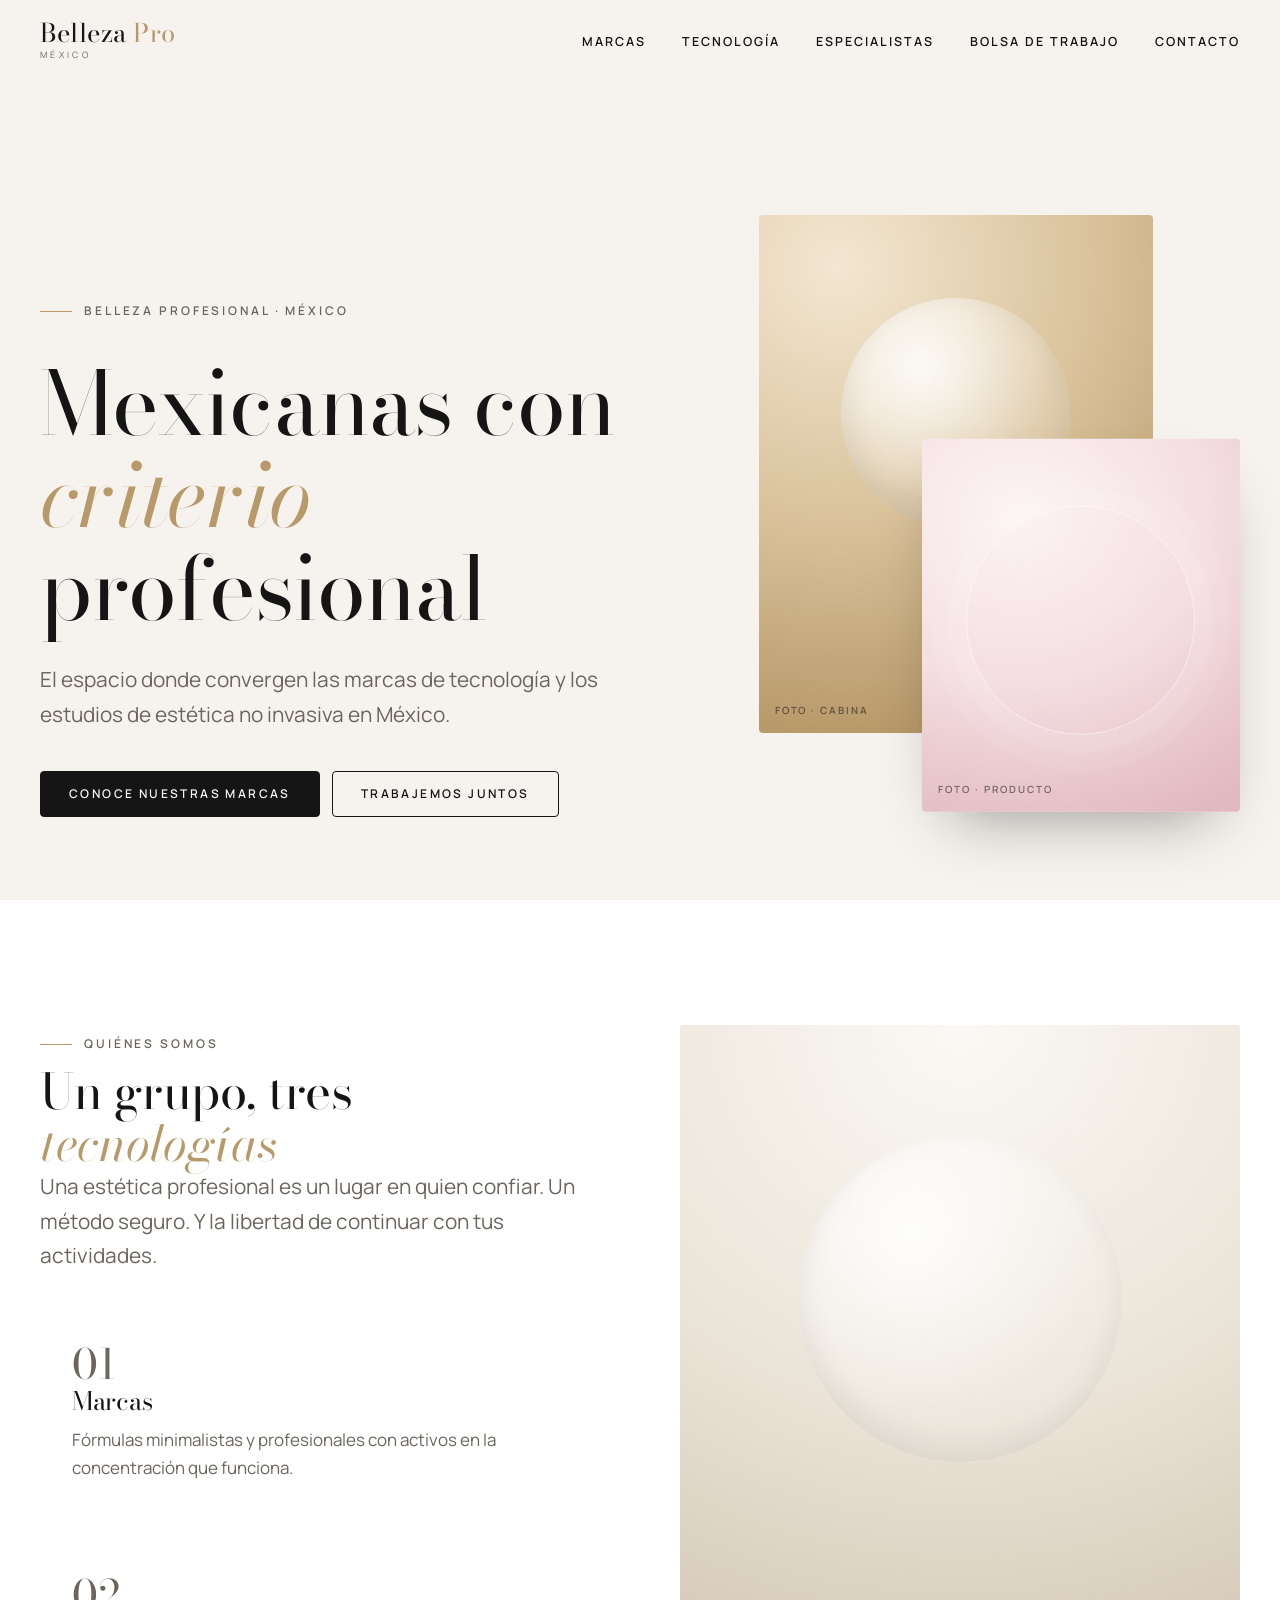
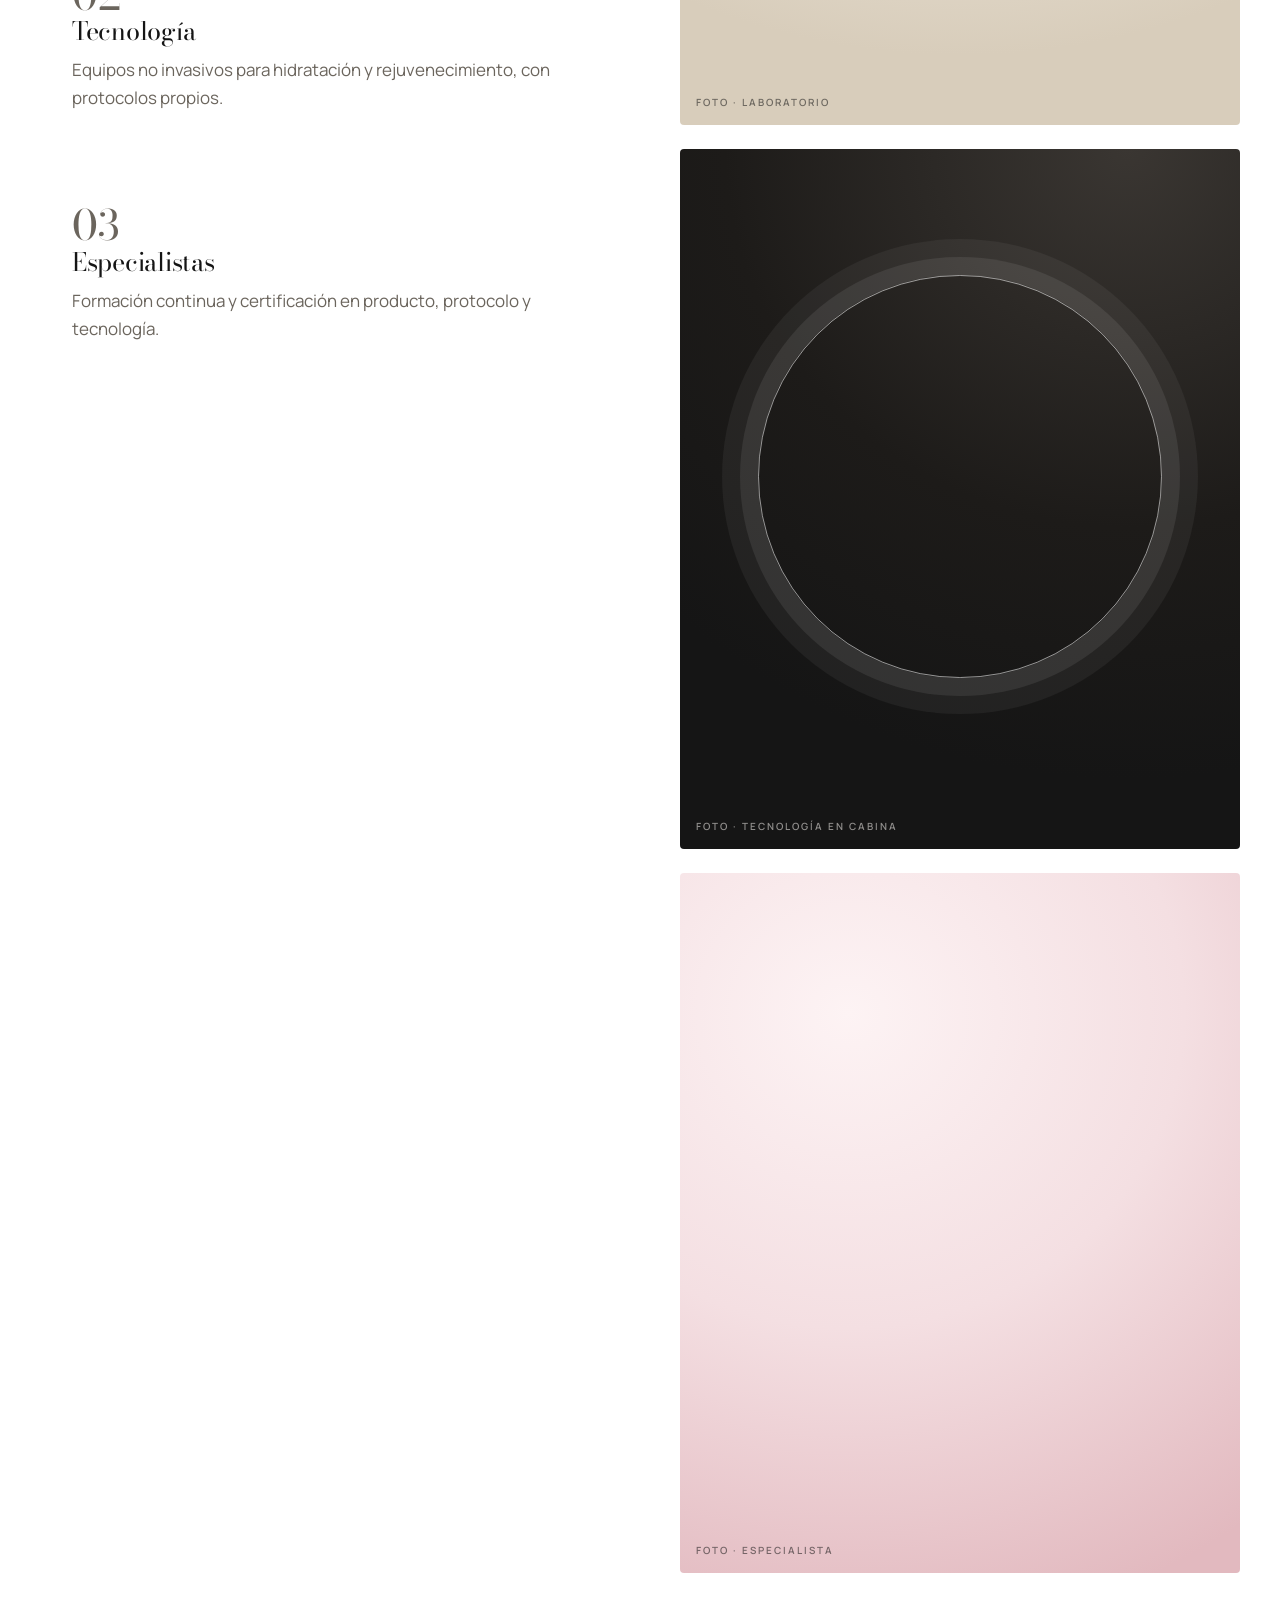
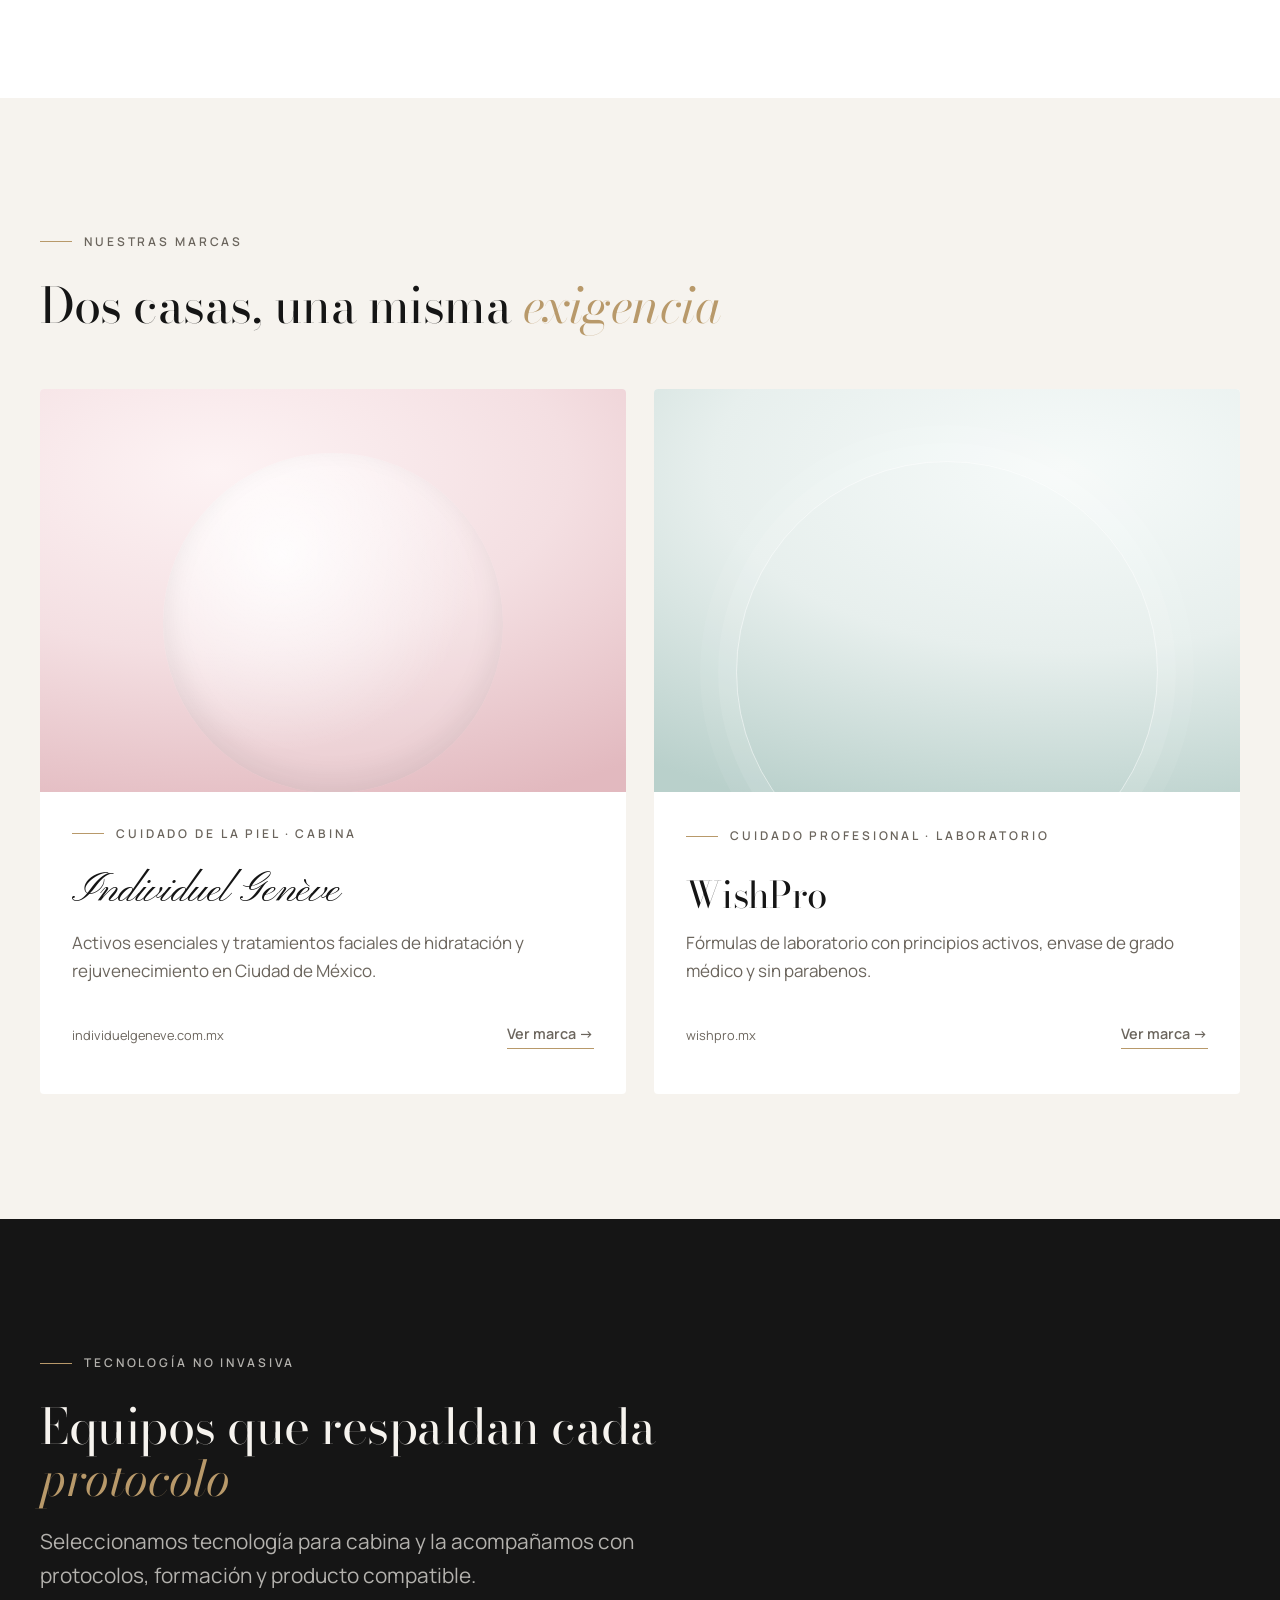
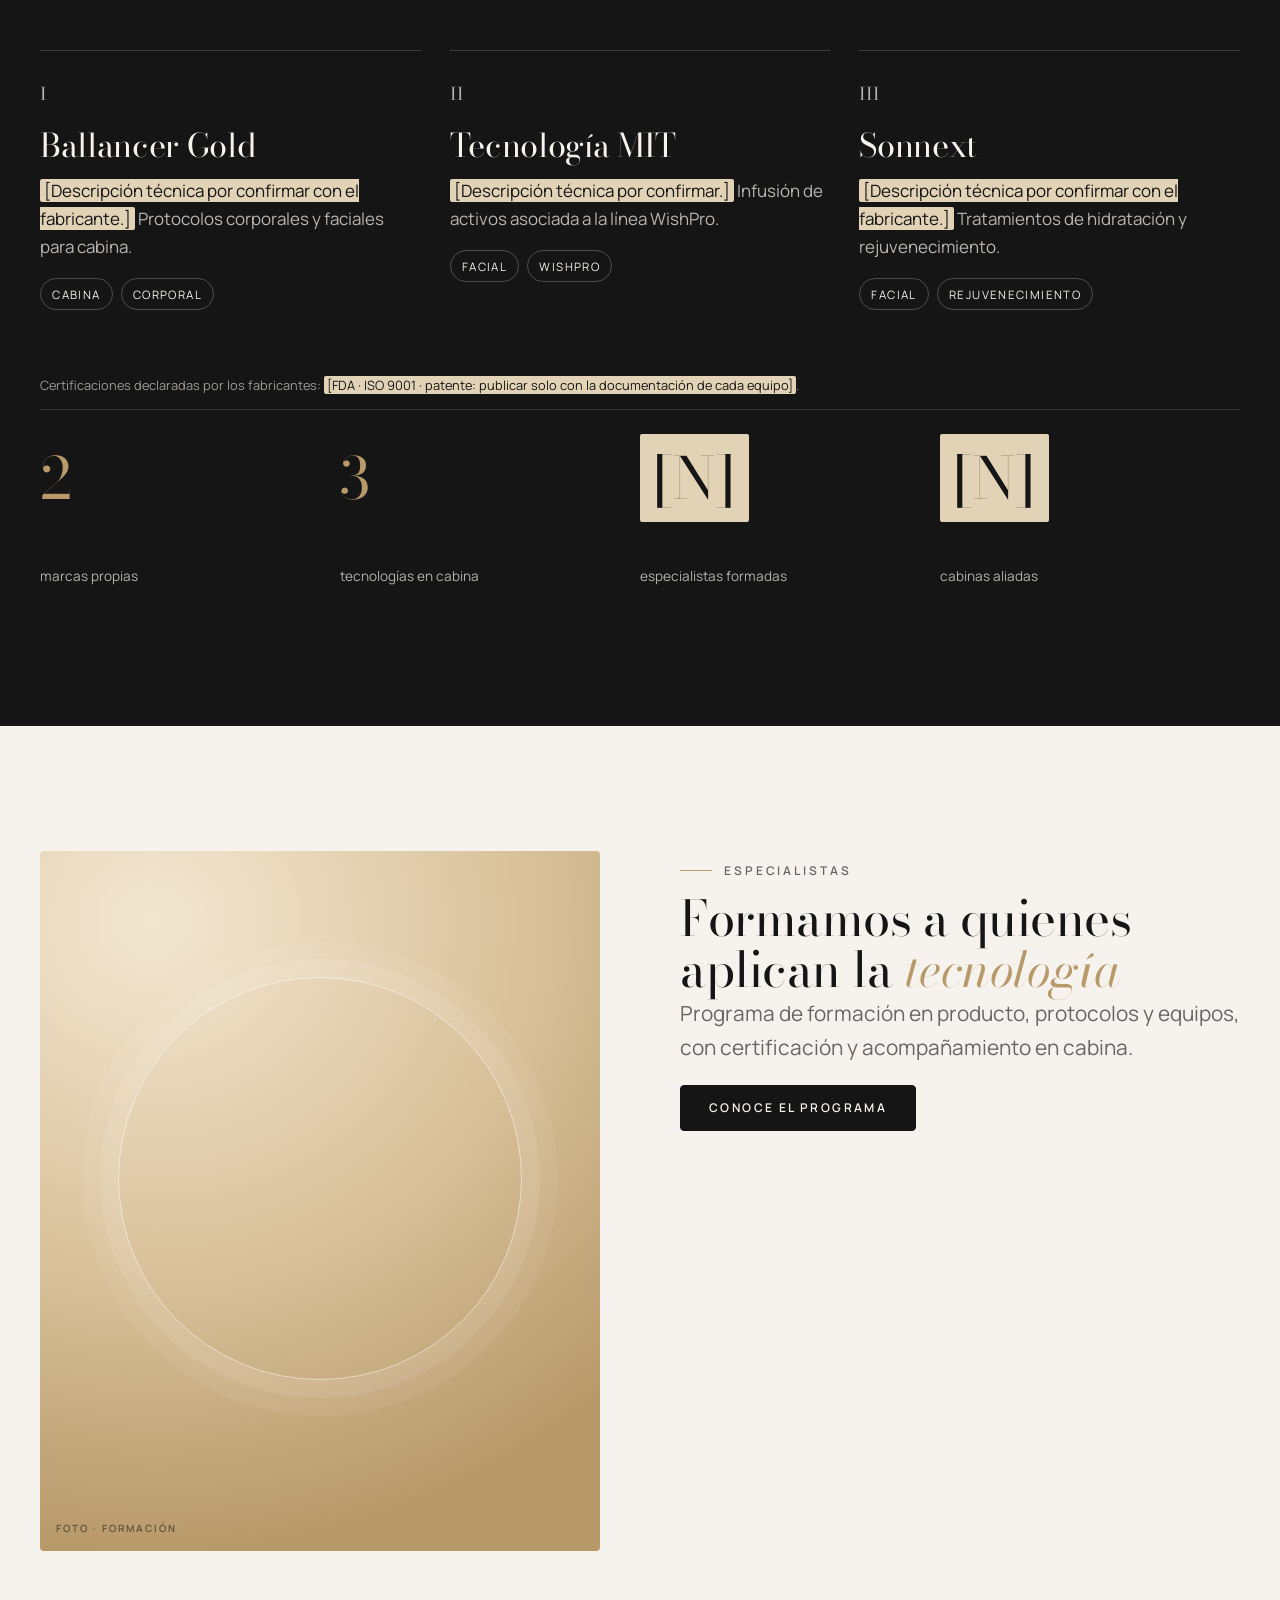
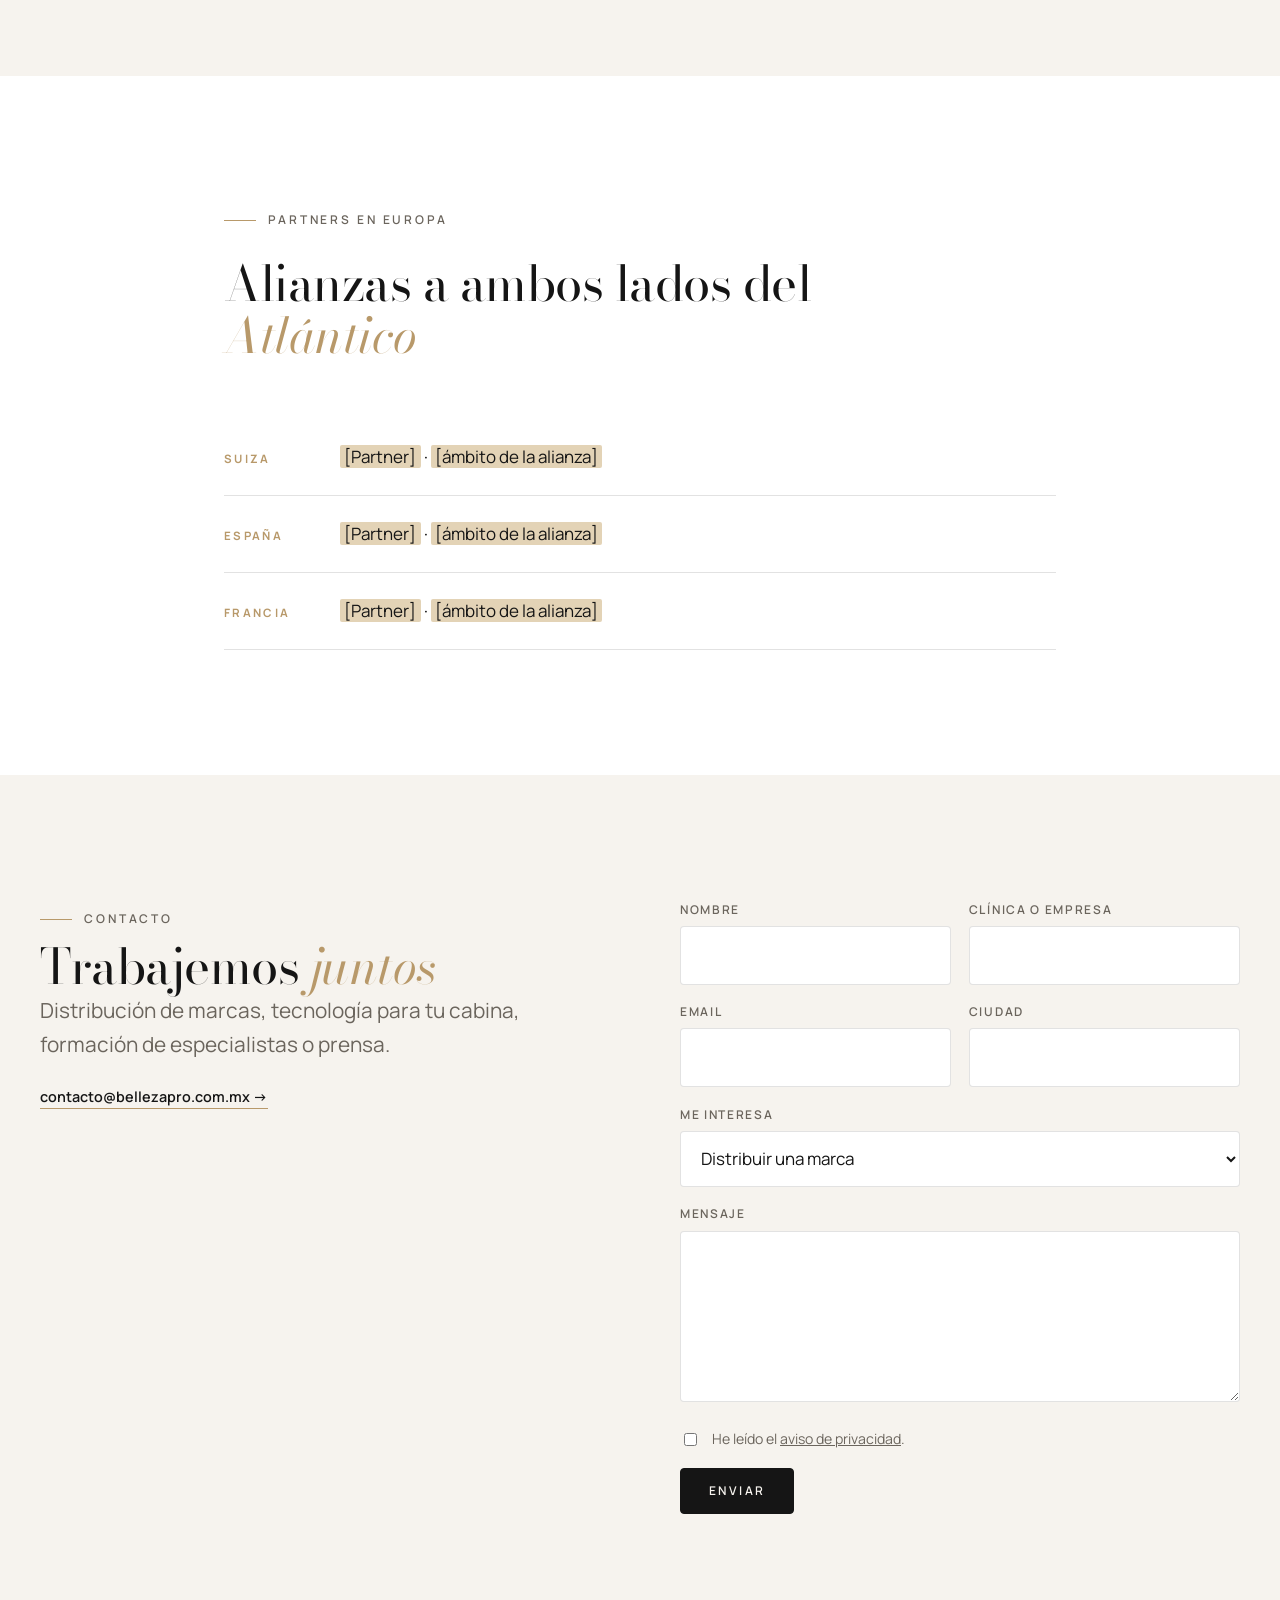
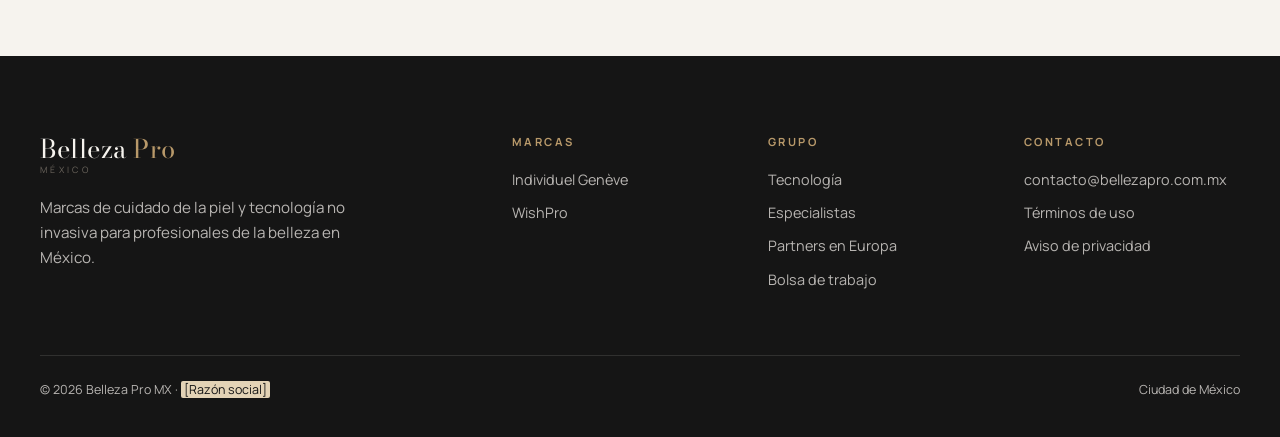
<file: index.html>
<!DOCTYPE html>
<html lang="es-MX" class="no-js">
<head>
  <meta charset="UTF-8">
  <meta name="viewport" content="width=device-width, initial-scale=1">
  <title>Belleza Pro MX · Marcas y tecnología para la belleza profesional</title>
  <meta name="description" content="Belleza Pro MX opera marcas de cuidado de la piel y tecnologías no invasivas para cabinas, clínicas y especialistas en México: Individuel Genève y WishPro.">
  <link rel="canonical" href="https://bellezapro.com.mx/">
  <meta property="og:title" content="Belleza Pro MX · Marcas y tecnología para la belleza profesional">
  <meta property="og:description" content="Belleza Pro MX opera marcas de cuidado de la piel y tecnologías no invasivas para cabinas, clínicas y especialistas en México: Individuel Genève y WishPro.">
  <meta property="og:url" content="https://bellezapro.com.mx/">
  <meta property="og:type" content="website">
  <meta name="theme-color" content="#151515">
  <link rel="icon" href="/img/favicon.svg" type="image/svg+xml">
  <link rel="preconnect" href="https://fonts.googleapis.com">
  <link rel="preconnect" href="https://fonts.gstatic.com" crossorigin>
  <link href="https://fonts.googleapis.com/css2?family=Bodoni+Moda:ital,opsz,wght@0,6..96,400;1,6..96,400&family=Manrope:wght@400;500;600;700&family=Pinyon+Script&display=swap" rel="stylesheet">
  <link rel="stylesheet" href="/css/site.css">
  <link rel="stylesheet" href="/css/layout.css">
  <link rel="stylesheet" href="/css/brand.css">
  <script src="/js/main.js"></script>
  <script src="/js/parallax.js" defer></script>
  <script src="/js/forms.js" defer></script>
</head>
<body class="">
  <a class="skip-link" href="#main">Saltar al contenido</a>

  <header class="site-header ">
    <nav class="container nav" aria-label="Principal">
      <a class="logo" href="/" aria-label="Belleza Pro MX, inicio">
        <span class="logo__name">Belleza <b>Pro</b></span>
        <span class="logo__tag">México</span>
      </a>
      <button class="nav-toggle" type="button" aria-label="Abrir menú" aria-expanded="false" aria-controls="nav-links"><span></span><span></span><span></span></button>
      <ul class="nav-links" id="nav-links">
        <li><a href="/#marcas">Marcas</a></li>
        <li><a href="/#tecnologia">Tecnología</a></li>
        <li><a href="/especialistas/">Especialistas</a></li>
        <li><a href="/bolsa-de-trabajo/">Bolsa de trabajo</a></li>
        <li><a href="/#contacto">Contacto</a></li>
      </ul>
    </nav>
  </header>

  <main id="main">
    <!-- 1. Hero -->
    <section class="hero">
      <div class="container hero__grid">
        <div>
          <p class="eyebrow">Belleza profesional · México</p>
          <h1>Mexicanas con <em>criterio</em> profesional</h1>
          <p class="lead">El espacio donde convergen las marcas de tecnología y los estudios de estética no invasiva en México.</p>
          <div class="hero__actions">
            <a class="btn" href="#marcas">Conoce nuestras marcas</a>
            <a class="btn btn--ghost" href="#contacto">Trabajemos juntos</a>
          </div>
        </div>
        <div class="hero__plates" aria-hidden="true">
          <div class="plate plate--gold plate--orb" data-slot="Foto · cabina"></div>
          <div class="plate plate--rose plate--arc" data-speed="-0.08" data-slot="Foto · producto"></div>
        </div>
      </div>
    </section>

    <!-- 2. What we do: sticky text, scrolling plates -->
    <section class="section section--white">
      <div class="container split">
        <div class="split__sticky">
          <p class="eyebrow">Quiénes somos</p>
          <h2>Un grupo, tres <em>tecnologías</em></h2>
          <p class="lead">Una estética profesional es un lugar en quien confiar. Un método seguro. Y la libertad de continuar con tus actividades.</p>
          <ol class="grid">
            <li class="card reveal"><p class="card__num">01</p><h3>Marcas</h3><p>Fórmulas minimalistas y profesionales con activos en la concentración que funciona.</p></li>
            <li class="card reveal"><p class="card__num">02</p><h3>Tecnología</h3><p>Equipos no invasivos para hidratación y rejuvenecimiento, con protocolos propios.</p></li>
            <li class="card reveal"><p class="card__num">03</p><h3>Especialistas</h3><p>Formación continua y certificación en producto, protocolo y tecnología.</p></li>
          </ol>
        </div>
        <div class="split__plates" aria-hidden="true">
          <div class="plate plate--stone plate--orb reveal" data-slot="Foto · laboratorio"></div>
          <div class="plate plate--ink plate--arc reveal" data-slot="Foto · tecnología en cabina"></div>
          <div class="plate plate--rose reveal" data-slot="Foto · especialista"></div>
        </div>
      </div>
    </section>

    <!-- 3. Houses -->
    <section class="section" id="marcas">
      <div class="container">
        <div class="section-head reveal">
          <p class="eyebrow">Nuestras marcas</p>
          <h2>Dos casas, una misma <em>exigencia</em></h2>
        </div>
        <div class="grid grid--2">
          <a class="house reveal" href="/marcas/individuel-geneve/">
            <div class="plate plate--rose plate--orb" aria-hidden="true"></div>
            <div class="house__body">
              <p class="eyebrow">Cuidado de la piel · Cabina</p>
              <h3 class="house__name--script">Individuel Genève</h3>
              <p>Activos esenciales y tratamientos faciales de hidratación y rejuvenecimiento en Ciudad de México.</p>
              <p class="house__meta"><span>individuelgeneve.com.mx</span><span class="link-arrow">Ver marca</span></p>
            </div>
          </a>
          <a class="house reveal" href="/marcas/wishpro/">
            <div class="plate plate--mint plate--arc" aria-hidden="true"></div>
            <div class="house__body">
              <p class="eyebrow">Cuidado profesional · Laboratorio</p>
              <h3>WishPro</h3>
              <p>Fórmulas de laboratorio con principios activos, envase de grado médico y sin parabenos.</p>
              <p class="house__meta"><span>wishpro.mx</span><span class="link-arrow">Ver marca</span></p>
            </div>
          </a>
        </div>
      </div>
    </section>

    <!-- 4. Technology -->
    <section class="section section--ink" id="tecnologia">
      <div class="container">
        <div class="section-head reveal">
          <p class="eyebrow">Tecnología no invasiva</p>
          <h2>Equipos que respaldan cada <em>protocolo</em></h2>
          <p class="lead">Seleccionamos tecnología para cabina y la acompañamos con protocolos, formación y producto compatible.</p>
        </div>
        <div class="grid grid--3">
          <article class="tech reveal">
            <p class="tech__index">I</p>
            <h3>Ballancer Gold</h3>
            <p><span class="placeholder">[Descripción técnica por confirmar con el fabricante.]</span> Protocolos corporales y faciales para cabina.</p>
            <ul class="tech__tags"><li>Cabina</li><li>Corporal</li></ul>
          </article>
          <article class="tech reveal">
            <p class="tech__index">II</p>
            <h3>Tecnología MIT</h3>
            <p><span class="placeholder">[Descripción técnica por confirmar.]</span> Infusión de activos asociada a la línea WishPro.</p>
            <ul class="tech__tags"><li>Facial</li><li>WishPro</li></ul>
          </article>
          <article class="tech reveal">
            <p class="tech__index">III</p>
            <h3>Sonnext</h3>
            <p><span class="placeholder">[Descripción técnica por confirmar con el fabricante.]</span> Tratamientos de hidratación y rejuvenecimiento.</p>
            <ul class="tech__tags"><li>Facial</li><li>Rejuvenecimiento</li></ul>
          </article>
        </div>
        <p class="certs reveal">Certificaciones declaradas por los fabricantes: <span class="placeholder">[FDA · ISO 9001 · patente: publicar solo con la documentación de cada equipo]</span>.</p>

        <div class="stats reveal">
          <div class="stat"><p class="stat__value">2</p><p class="stat__label">marcas propias</p></div>
          <div class="stat"><p class="stat__value">3</p><p class="stat__label">tecnologías en cabina</p></div>
          <div class="stat"><p class="stat__value"><span class="placeholder">[N]</span></p><p class="stat__label">especialistas formadas</p></div>
          <div class="stat"><p class="stat__value"><span class="placeholder">[N]</span></p><p class="stat__label">cabinas aliadas</p></div>
        </div>
      </div>
    </section>

    <!-- 5. Specialists -->
    <section class="section">
      <div class="container split">
        <div class="plate plate--gold plate--arc reveal split__media" data-slot="Foto · formación" aria-hidden="true"></div>
        <div class="reveal">
          <p class="eyebrow">Especialistas</p>
          <h2>Formamos a quienes aplican la <em>tecnología</em></h2>
          <p class="lead">Programa de formación en producto, protocolos y equipos, con certificación y acompañamiento en cabina.</p>
          <p><a class="btn" href="/especialistas/">Conoce el programa</a></p>
        </div>
      </div>
    </section>

    <!-- 6. Partners -->
    <section class="section section--white" id="partners">
      <div class="container--narrow">
        <div class="section-head reveal">
          <p class="eyebrow">Partners en Europa</p>
          <h2>Alianzas a ambos lados del <em>Atlántico</em></h2>
        </div>
        <ul class="reveal" role="list">
          <li class="partner"><span class="partner__country">Suiza</span><span><span class="placeholder">[Partner]</span> · <span class="placeholder">[ámbito de la alianza]</span></span></li>
          <li class="partner"><span class="partner__country">España</span><span><span class="placeholder">[Partner]</span> · <span class="placeholder">[ámbito de la alianza]</span></span></li>
          <li class="partner"><span class="partner__country">Francia</span><span><span class="placeholder">[Partner]</span> · <span class="placeholder">[ámbito de la alianza]</span></span></li>
        </ul>
      </div>
    </section>

    <!-- 7. Contact -->
    <section class="section" id="contacto">
      <div class="container split">
        <div class="reveal">
          <p class="eyebrow">Contacto</p>
          <h2>Trabajemos <em>juntos</em></h2>
          <p class="lead">Distribución de marcas, tecnología para tu cabina, formación de especialistas o prensa.</p>
          <p><a class="link-arrow" href="mailto:contacto@bellezapro.com.mx">contacto@bellezapro.com.mx</a></p>
        </div>
        <form class="form reveal" data-mailto="contacto@bellezapro.com.mx" data-subject="Contacto desde bellezapro.com.mx">
          <div class="form__row">
            <div><label class="form-label" for="c-name">Nombre</label><input class="field" id="c-name" name="nombre" required autocomplete="name"></div>
            <div><label class="form-label" for="c-org">Clínica o empresa</label><input class="field" id="c-org" name="empresa" autocomplete="organization"></div>
          </div>
          <div class="form__row">
            <div><label class="form-label" for="c-email">Email</label><input class="field" id="c-email" name="email" type="email" required autocomplete="email"></div>
            <div><label class="form-label" for="c-city">Ciudad</label><input class="field" id="c-city" name="ciudad" autocomplete="address-level2"></div>
          </div>
          <div>
            <label class="form-label" for="c-topic">Me interesa</label>
            <select class="field" id="c-topic" name="interes">
              <option>Distribuir una marca</option>
              <option>Tecnología para mi cabina</option>
              <option>Formación de especialistas</option>
              <option>Prensa</option>
              <option>Otro</option>
            </select>
          </div>
          <div><label class="form-label" for="c-msg">Mensaje</label><textarea class="field" id="c-msg" name="mensaje" rows="5" required maxlength="1500"></textarea></div>
          <label class="check"><input type="checkbox" required> <span>He leído el <a href="/privacidad.html">aviso de privacidad</a>.</span></label>
          <p><button class="btn" type="submit">Enviar</button></p>
          <p class="form__note" data-sent hidden>Abrimos tu correo con el mensaje listo. Si no se abrió, escríbenos a contacto@bellezapro.com.mx.</p>
        </form>
      </div>
    </section>
  </main>

  <footer class="site-footer">
    <div class="container">
      <div class="footer-grid">
        <div>
          <a class="logo" href="/"><span class="logo__name">Belleza <b>Pro</b></span><span class="logo__tag">México</span></a>
          <p class="lead">Marcas de cuidado de la piel y tecnología no invasiva para profesionales de la belleza en México.</p>
        </div>
        <div>
          <h2>Marcas</h2>
          <ul>
            <li><a href="/marcas/individuel-geneve/">Individuel Genève</a></li>
            <li><a href="/marcas/wishpro/">WishPro</a></li>
          </ul>
        </div>
        <div>
          <h2>Grupo</h2>
          <ul>
            <li><a href="/#tecnologia">Tecnología</a></li>
            <li><a href="/especialistas/">Especialistas</a></li>
            <li><a href="/#partners">Partners en Europa</a></li>
            <li><a href="/bolsa-de-trabajo/">Bolsa de trabajo</a></li>
          </ul>
        </div>
        <div>
          <h2>Contacto</h2>
          <ul>
            <li><a href="mailto:contacto@bellezapro.com.mx">contacto@bellezapro.com.mx</a></li>
            <li><a href="/terminos.html">Términos de uso</a></li>
            <li><a href="/privacidad.html">Aviso de privacidad</a></li>
          </ul>
        </div>
      </div>
      <div class="footer-bottom">
        <p>© <span data-year>2026</span> Belleza Pro MX · <span class="placeholder">[Razón social]</span></p>
        <p>Ciudad de México</p>
      </div>
    </div>
  </footer>
</body>
</html>
</file>
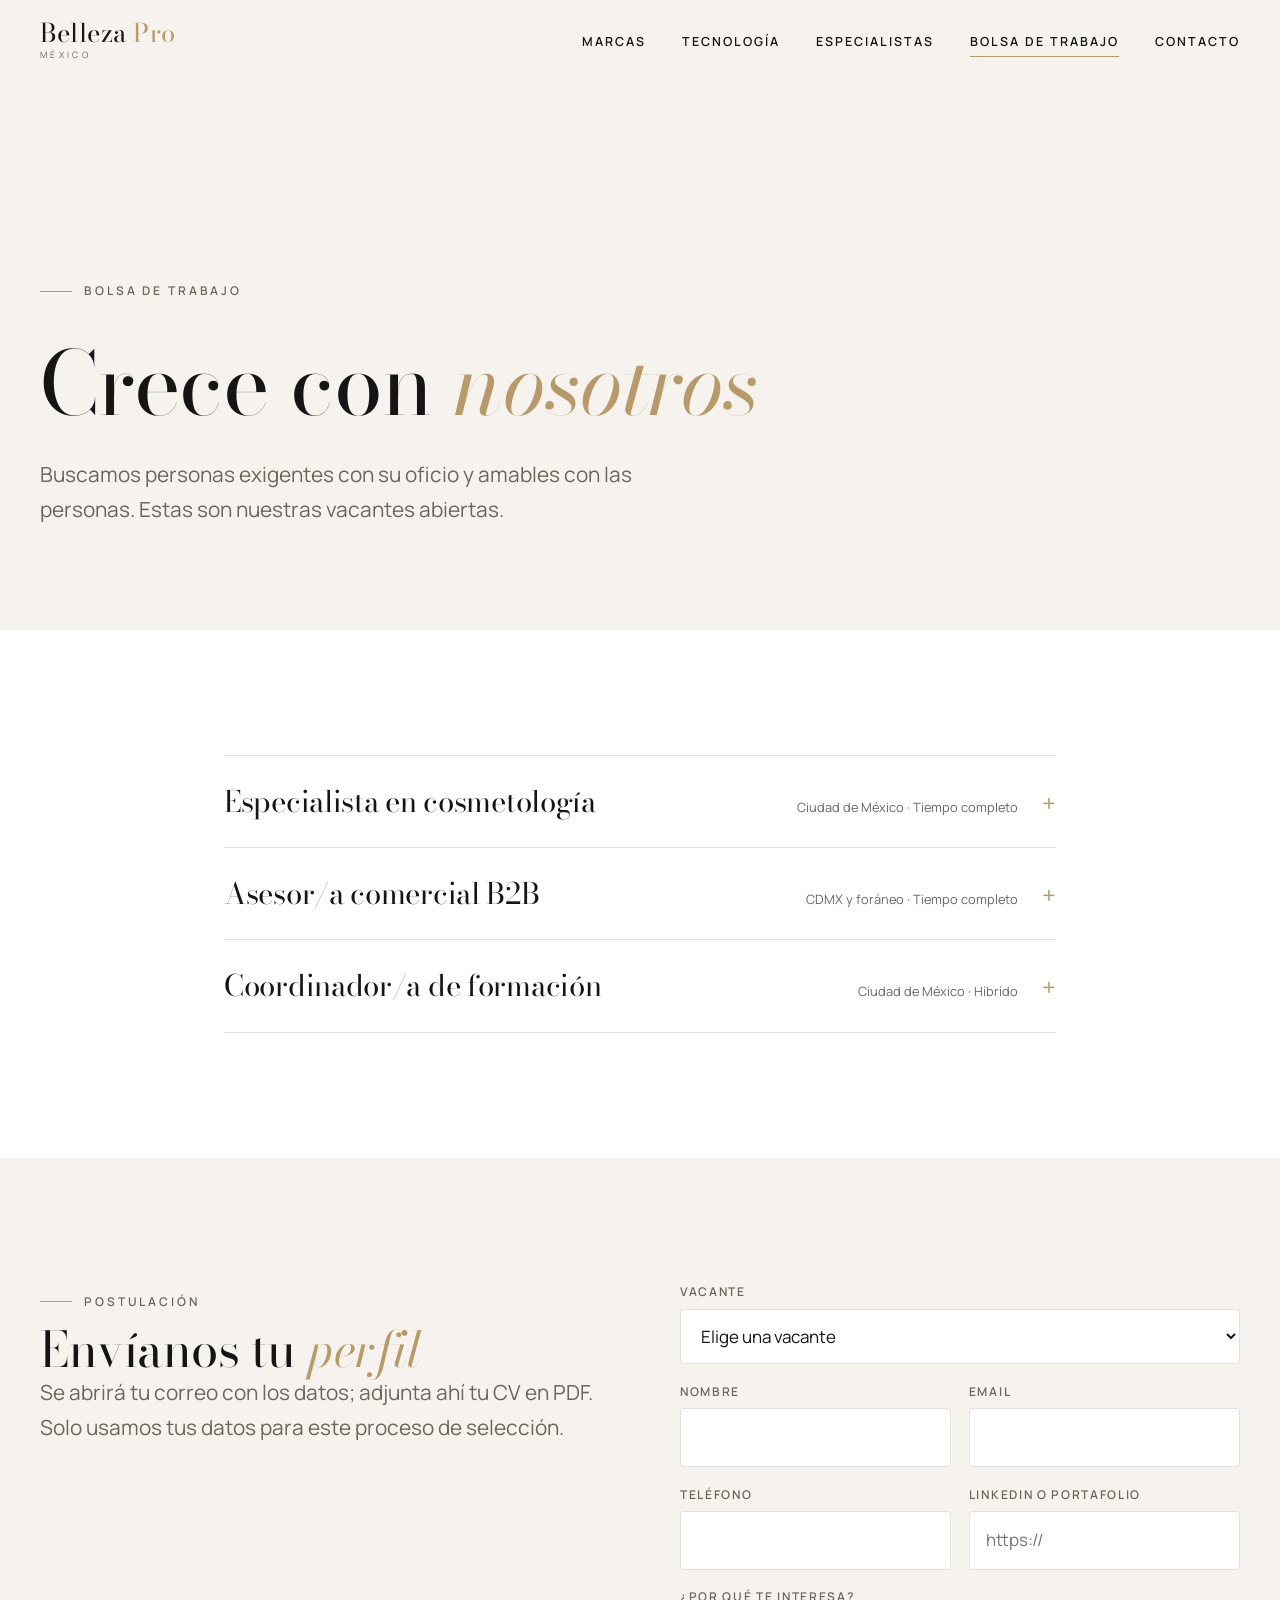
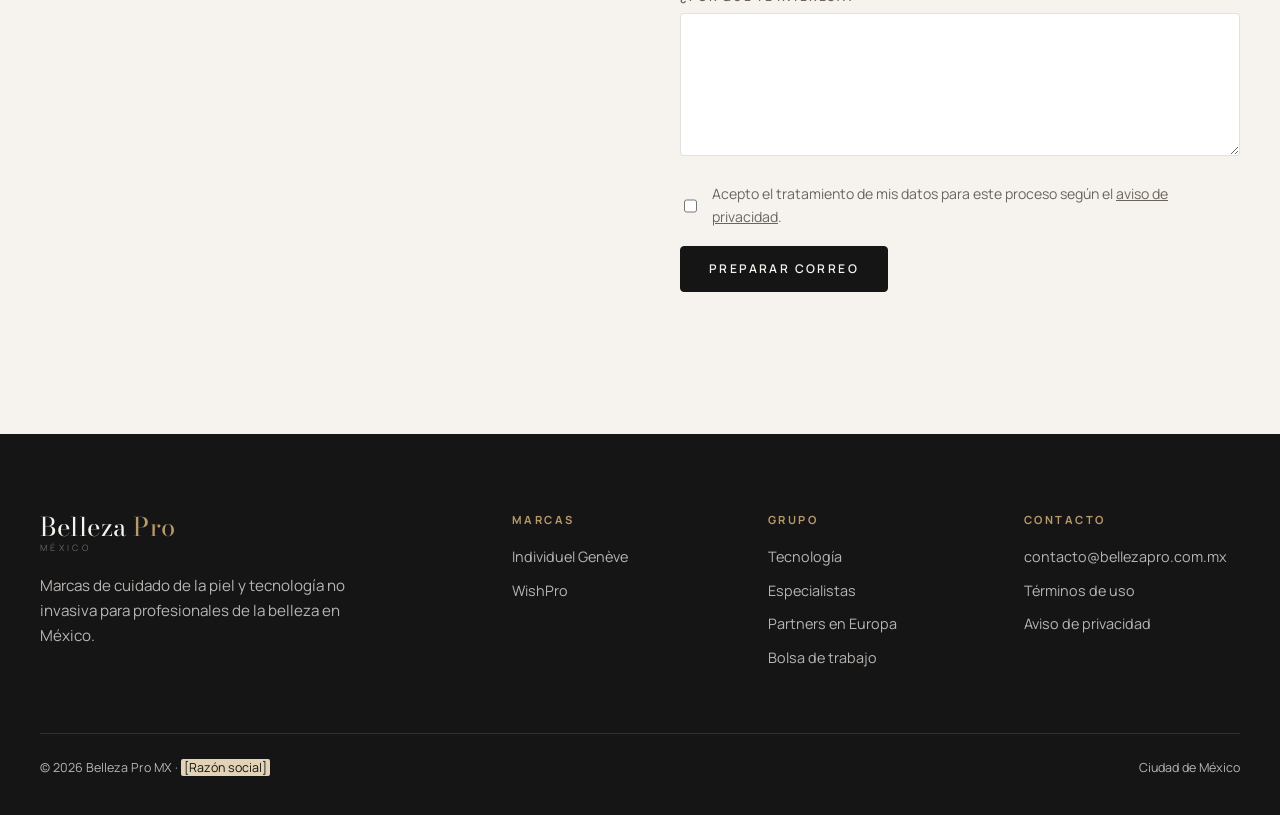
<file: bolsa-de-trabajo/index.html>
<!DOCTYPE html>
<html lang="es-MX" class="no-js">
<head>
  <meta charset="UTF-8">
  <meta name="viewport" content="width=device-width, initial-scale=1">
  <title>Bolsa de trabajo · Belleza Pro MX</title>
  <meta name="description" content="Vacantes en Belleza Pro MX: especialistas en cosmetología, asesoría comercial y formación.">
  <link rel="canonical" href="https://bellezapro.com.mx/bolsa-de-trabajo/">
  <meta property="og:title" content="Bolsa de trabajo · Belleza Pro MX">
  <meta property="og:description" content="Vacantes en Belleza Pro MX: especialistas en cosmetología, asesoría comercial y formación.">
  <meta property="og:url" content="https://bellezapro.com.mx/bolsa-de-trabajo/">
  <meta property="og:type" content="website">
  <meta name="theme-color" content="#151515">
  <link rel="icon" href="/img/favicon.svg" type="image/svg+xml">
  <link rel="preconnect" href="https://fonts.googleapis.com">
  <link rel="preconnect" href="https://fonts.gstatic.com" crossorigin>
  <link href="https://fonts.googleapis.com/css2?family=Bodoni+Moda:ital,opsz,wght@0,6..96,400;1,6..96,400&family=Manrope:wght@400;500;600;700&family=Pinyon+Script&display=swap" rel="stylesheet">
  <link rel="stylesheet" href="/css/site.css">
  <link rel="stylesheet" href="/css/layout.css">
  <link rel="stylesheet" href="/css/brand.css">
  <script src="/js/main.js"></script>
  <script src="/js/parallax.js" defer></script>
  <script src="/js/forms.js" defer></script>
</head>
<body class="">
  <a class="skip-link" href="#main">Saltar al contenido</a>

  <header class="site-header ">
    <nav class="container nav" aria-label="Principal">
      <a class="logo" href="/" aria-label="Belleza Pro MX, inicio">
        <span class="logo__name">Belleza <b>Pro</b></span>
        <span class="logo__tag">México</span>
      </a>
      <button class="nav-toggle" type="button" aria-label="Abrir menú" aria-expanded="false" aria-controls="nav-links"><span></span><span></span><span></span></button>
      <ul class="nav-links" id="nav-links">
        <li><a href="/#marcas">Marcas</a></li>
        <li><a href="/#tecnologia">Tecnología</a></li>
        <li><a href="/especialistas/">Especialistas</a></li>
        <li><a href="/bolsa-de-trabajo/" aria-current="page">Bolsa de trabajo</a></li>
        <li><a href="/#contacto">Contacto</a></li>
      </ul>
    </nav>
  </header>

  <main id="main">
    <section class="hero hero--page">
      <div class="container hero__grid">
        <div>
          <p class="eyebrow">Bolsa de trabajo</p>
          <h1>Crece con <em>nosotros</em></h1>
          <p class="lead">Buscamos personas exigentes con su oficio y amables con las personas. Estas son nuestras vacantes abiertas.</p>
        </div>
      </div>
    </section>

    <section class="section section--white">
      <div class="container--narrow">
        <!-- One <details class="job"> per vacancy. Remove the [ejemplo] marks when the roles are confirmed. -->
        <ul class="jobs" role="list">
          <li>
            <details class="job">
              <summary><h3>Especialista en cosmetología</h3><span class="job__meta">Ciudad de México · Tiempo completo</span><span class="job__toggle" aria-hidden="true">+</span></summary>
              <div class="job__body">
                <p><span class="placeholder">[ejemplo]</span> Aplicarás los protocolos de cabina de Individuel Genève con tecnología no invasiva.</p>
                <ul><li>Cédula o certificado en cosmetología o cosmiatría.</li><li>2 años de experiencia en cabina.</li><li>Trato cálido y cuidado del detalle.</li></ul>
                <p><a class="link-arrow" href="#postular" data-job="Especialista en cosmetología">Postularme</a></p>
              </div>
            </details>
          </li>
          <li>
            <details class="job">
              <summary><h3>Asesor/a comercial B2B</h3><span class="job__meta">CDMX y foráneo · Tiempo completo</span><span class="job__toggle" aria-hidden="true">+</span></summary>
              <div class="job__body">
                <p><span class="placeholder">[ejemplo]</span> Presentarás nuestras marcas y tecnologías a clínicas, spas y distribuidores.</p>
                <ul><li>Experiencia en venta consultiva de belleza o salud.</li><li>Disponibilidad para viajar.</li></ul>
                <p><a class="link-arrow" href="#postular" data-job="Asesor/a comercial B2B">Postularme</a></p>
              </div>
            </details>
          </li>
          <li>
            <details class="job">
              <summary><h3>Coordinador/a de formación</h3><span class="job__meta">Ciudad de México · Híbrido</span><span class="job__toggle" aria-hidden="true">+</span></summary>
              <div class="job__body">
                <p><span class="placeholder">[ejemplo]</span> Organizarás las generaciones del programa de especialistas y su certificación.</p>
                <ul><li>Experiencia docente en estética o cosmetología.</li><li>Organización y comunicación excelentes.</li></ul>
                <p><a class="link-arrow" href="#postular" data-job="Coordinador/a de formación">Postularme</a></p>
              </div>
            </details>
          </li>
        </ul>
      </div>
    </section>

    <section class="section" id="postular">
      <div class="container split">
        <div class="reveal">
          <p class="eyebrow">Postulación</p>
          <h2>Envíanos tu <em>perfil</em></h2>
          <p class="lead">Se abrirá tu correo con los datos; adjunta ahí tu CV en PDF. Solo usamos tus datos para este proceso de selección.</p>
        </div>
        <form class="form reveal" data-mailto="talento@bellezapro.com.mx" data-subject="Postulación">
          <div>
            <label class="form-label" for="j-role">Vacante</label>
            <select class="field" id="j-role" name="vacante" required>
              <option value="">Elige una vacante</option>
              <option>Especialista en cosmetología</option>
              <option>Asesor/a comercial B2B</option>
              <option>Coordinador/a de formación</option>
              <option>Candidatura espontánea</option>
            </select>
          </div>
          <div class="form__row">
            <div><label class="form-label" for="j-name">Nombre</label><input class="field" id="j-name" name="nombre" required autocomplete="name"></div>
            <div><label class="form-label" for="j-email">Email</label><input class="field" id="j-email" name="email" type="email" required autocomplete="email"></div>
          </div>
          <div class="form__row">
            <div><label class="form-label" for="j-phone">Teléfono</label><input class="field" id="j-phone" name="telefono" type="tel" autocomplete="tel"></div>
            <div><label class="form-label" for="j-link">LinkedIn o portafolio</label><input class="field" id="j-link" name="enlace" type="url" placeholder="https://"></div>
          </div>
          <div><label class="form-label" for="j-msg">¿Por qué te interesa?</label><textarea class="field" id="j-msg" name="mensaje" rows="4" maxlength="1500"></textarea></div>
          <label class="check"><input type="checkbox" required> <span>Acepto el tratamiento de mis datos para este proceso según el <a href="/privacidad.html#candidatos">aviso de privacidad</a>.</span></label>
          <p><button class="btn" type="submit">Preparar correo</button></p>
          <p class="form__note" data-sent hidden>Abrimos tu correo: no olvides adjuntar tu CV antes de enviarlo.</p>
        </form>
      </div>
    </section>
  </main>

  <footer class="site-footer">
    <div class="container">
      <div class="footer-grid">
        <div>
          <a class="logo" href="/"><span class="logo__name">Belleza <b>Pro</b></span><span class="logo__tag">México</span></a>
          <p class="lead">Marcas de cuidado de la piel y tecnología no invasiva para profesionales de la belleza en México.</p>
        </div>
        <div>
          <h2>Marcas</h2>
          <ul>
            <li><a href="/marcas/individuel-geneve/">Individuel Genève</a></li>
            <li><a href="/marcas/wishpro/">WishPro</a></li>
          </ul>
        </div>
        <div>
          <h2>Grupo</h2>
          <ul>
            <li><a href="/#tecnologia">Tecnología</a></li>
            <li><a href="/especialistas/">Especialistas</a></li>
            <li><a href="/#partners">Partners en Europa</a></li>
            <li><a href="/bolsa-de-trabajo/">Bolsa de trabajo</a></li>
          </ul>
        </div>
        <div>
          <h2>Contacto</h2>
          <ul>
            <li><a href="mailto:contacto@bellezapro.com.mx">contacto@bellezapro.com.mx</a></li>
            <li><a href="/terminos.html">Términos de uso</a></li>
            <li><a href="/privacidad.html">Aviso de privacidad</a></li>
          </ul>
        </div>
      </div>
      <div class="footer-bottom">
        <p>© <span data-year>2026</span> Belleza Pro MX · <span class="placeholder">[Razón social]</span></p>
        <p>Ciudad de México</p>
      </div>
    </div>
  </footer>
</body>
</html>
</file>
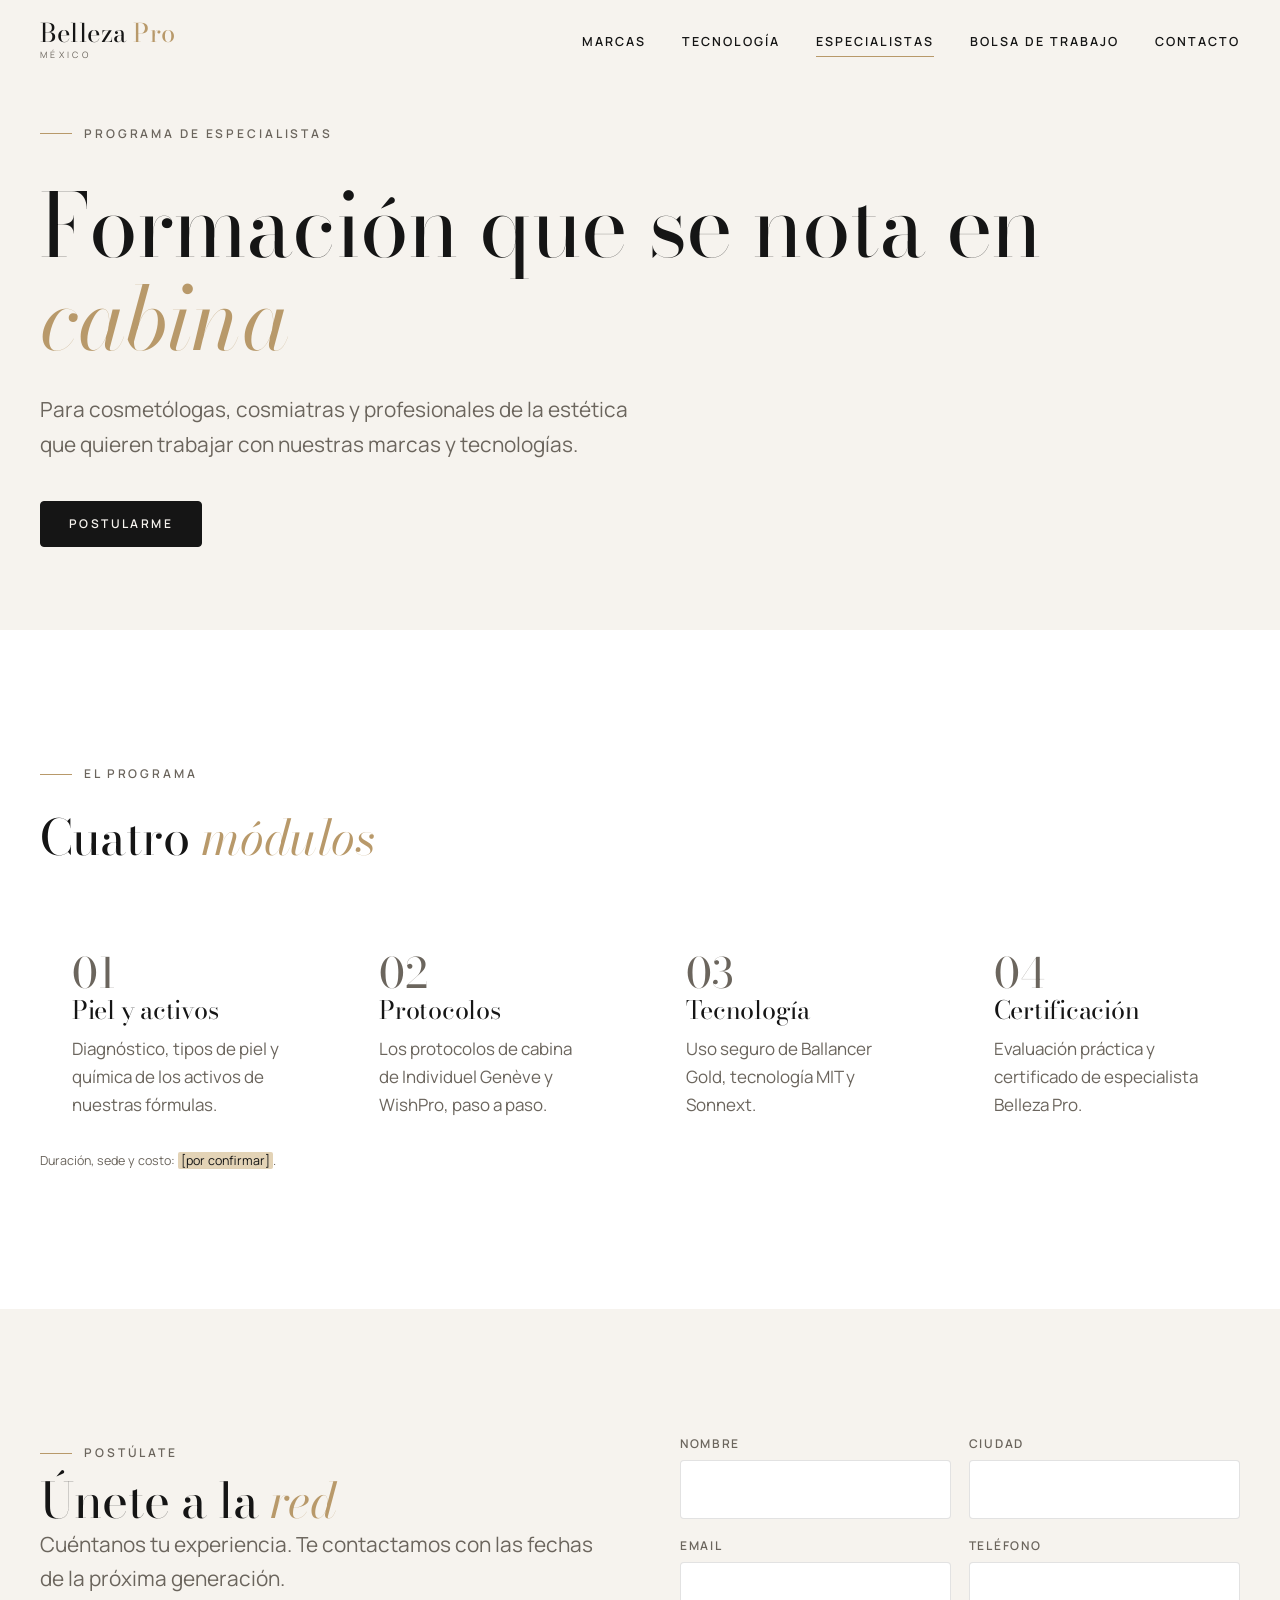
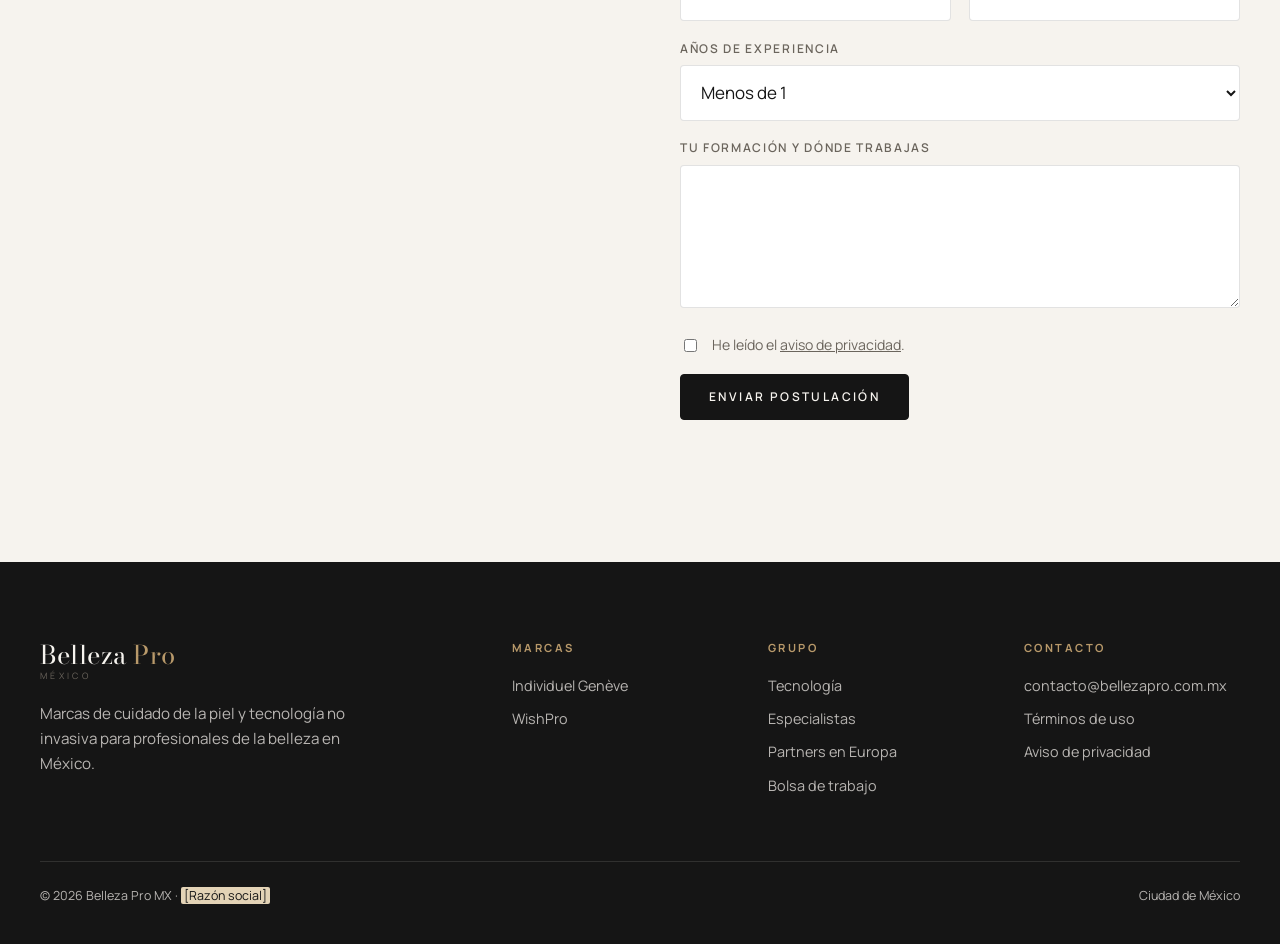
<file: especialistas/index.html>
<!DOCTYPE html>
<html lang="es-MX" class="no-js">
<head>
  <meta charset="UTF-8">
  <meta name="viewport" content="width=device-width, initial-scale=1">
  <title>Especialistas · Belleza Pro MX</title>
  <meta name="description" content="Programa de formación y certificación para especialistas en belleza: producto, protocolos y tecnología no invasiva.">
  <link rel="canonical" href="https://bellezapro.com.mx/especialistas/">
  <meta property="og:title" content="Especialistas · Belleza Pro MX">
  <meta property="og:description" content="Programa de formación y certificación para especialistas en belleza: producto, protocolos y tecnología no invasiva.">
  <meta property="og:url" content="https://bellezapro.com.mx/especialistas/">
  <meta property="og:type" content="website">
  <meta name="theme-color" content="#151515">
  <link rel="icon" href="/img/favicon.svg" type="image/svg+xml">
  <link rel="preconnect" href="https://fonts.googleapis.com">
  <link rel="preconnect" href="https://fonts.gstatic.com" crossorigin>
  <link href="https://fonts.googleapis.com/css2?family=Bodoni+Moda:ital,opsz,wght@0,6..96,400;1,6..96,400&family=Manrope:wght@400;500;600;700&family=Pinyon+Script&display=swap" rel="stylesheet">
  <link rel="stylesheet" href="/css/site.css">
  <link rel="stylesheet" href="/css/layout.css">
  <link rel="stylesheet" href="/css/brand.css">
  <script src="/js/main.js"></script>
  <script src="/js/parallax.js" defer></script>
  <script src="/js/forms.js" defer></script>
</head>
<body class="">
  <a class="skip-link" href="#main">Saltar al contenido</a>

  <header class="site-header ">
    <nav class="container nav" aria-label="Principal">
      <a class="logo" href="/" aria-label="Belleza Pro MX, inicio">
        <span class="logo__name">Belleza <b>Pro</b></span>
        <span class="logo__tag">México</span>
      </a>
      <button class="nav-toggle" type="button" aria-label="Abrir menú" aria-expanded="false" aria-controls="nav-links"><span></span><span></span><span></span></button>
      <ul class="nav-links" id="nav-links">
        <li><a href="/#marcas">Marcas</a></li>
        <li><a href="/#tecnologia">Tecnología</a></li>
        <li><a href="/especialistas/" aria-current="page">Especialistas</a></li>
        <li><a href="/bolsa-de-trabajo/">Bolsa de trabajo</a></li>
        <li><a href="/#contacto">Contacto</a></li>
      </ul>
    </nav>
  </header>

  <main id="main">
    <section class="hero hero--page">
      <div class="container hero__grid">
        <div>
          <p class="eyebrow">Programa de especialistas</p>
          <h1>Formación que se nota en <em>cabina</em></h1>
          <p class="lead">Para cosmetólogas, cosmiatras y profesionales de la estética que quieren trabajar con nuestras marcas y tecnologías.</p>
          <div class="hero__actions"><a class="btn" href="#postular">Postularme</a></div>
        </div>
      </div>
    </section>

    <section class="section section--white">
      <div class="container">
        <div class="section-head reveal"><p class="eyebrow">El programa</p><h2>Cuatro <em>módulos</em></h2></div>
        <ol class="grid grid--4">
          <li class="card reveal"><p class="card__num">01</p><h3>Piel y activos</h3><p>Diagnóstico, tipos de piel y química de los activos de nuestras fórmulas.</p></li>
          <li class="card reveal"><p class="card__num">02</p><h3>Protocolos</h3><p>Los protocolos de cabina de Individuel Genève y WishPro, paso a paso.</p></li>
          <li class="card reveal"><p class="card__num">03</p><h3>Tecnología</h3><p>Uso seguro de Ballancer Gold, tecnología MIT y Sonnext.</p></li>
          <li class="card reveal"><p class="card__num">04</p><h3>Certificación</h3><p>Evaluación práctica y certificado de especialista Belleza Pro.</p></li>
        </ol>
        <p class="form__note reveal">Duración, sede y costo: <span class="placeholder">[por confirmar]</span>.</p>
      </div>
    </section>

    <section class="section" id="postular">
      <div class="container split">
        <div class="reveal">
          <p class="eyebrow">Postúlate</p>
          <h2>Únete a la <em>red</em></h2>
          <p class="lead">Cuéntanos tu experiencia. Te contactamos con las fechas de la próxima generación.</p>
        </div>
        <form class="form reveal" data-mailto="especialistas@bellezapro.com.mx" data-subject="Postulación · Programa de especialistas">
          <div class="form__row">
            <div><label class="form-label" for="s-name">Nombre</label><input class="field" id="s-name" name="nombre" required autocomplete="name"></div>
            <div><label class="form-label" for="s-city">Ciudad</label><input class="field" id="s-city" name="ciudad" required autocomplete="address-level2"></div>
          </div>
          <div class="form__row">
            <div><label class="form-label" for="s-email">Email</label><input class="field" id="s-email" name="email" type="email" required autocomplete="email"></div>
            <div><label class="form-label" for="s-phone">Teléfono</label><input class="field" id="s-phone" name="telefono" type="tel" autocomplete="tel"></div>
          </div>
          <div>
            <label class="form-label" for="s-years">Años de experiencia</label>
            <select class="field" id="s-years" name="experiencia"><option>Menos de 1</option><option>1 a 3</option><option>3 a 5</option><option>Más de 5</option></select>
          </div>
          <div><label class="form-label" for="s-about">Tu formación y dónde trabajas</label><textarea class="field" id="s-about" name="perfil" rows="4" required maxlength="1500"></textarea></div>
          <label class="check"><input type="checkbox" required> <span>He leído el <a href="/privacidad.html">aviso de privacidad</a>.</span></label>
          <p><button class="btn" type="submit">Enviar postulación</button></p>
          <p class="form__note" data-sent hidden>Abrimos tu correo con la postulación lista para enviar.</p>
        </form>
      </div>
    </section>
  </main>

  <footer class="site-footer">
    <div class="container">
      <div class="footer-grid">
        <div>
          <a class="logo" href="/"><span class="logo__name">Belleza <b>Pro</b></span><span class="logo__tag">México</span></a>
          <p class="lead">Marcas de cuidado de la piel y tecnología no invasiva para profesionales de la belleza en México.</p>
        </div>
        <div>
          <h2>Marcas</h2>
          <ul>
            <li><a href="/marcas/individuel-geneve/">Individuel Genève</a></li>
            <li><a href="/marcas/wishpro/">WishPro</a></li>
          </ul>
        </div>
        <div>
          <h2>Grupo</h2>
          <ul>
            <li><a href="/#tecnologia">Tecnología</a></li>
            <li><a href="/especialistas/">Especialistas</a></li>
            <li><a href="/#partners">Partners en Europa</a></li>
            <li><a href="/bolsa-de-trabajo/">Bolsa de trabajo</a></li>
          </ul>
        </div>
        <div>
          <h2>Contacto</h2>
          <ul>
            <li><a href="mailto:contacto@bellezapro.com.mx">contacto@bellezapro.com.mx</a></li>
            <li><a href="/terminos.html">Términos de uso</a></li>
            <li><a href="/privacidad.html">Aviso de privacidad</a></li>
          </ul>
        </div>
      </div>
      <div class="footer-bottom">
        <p>© <span data-year>2026</span> Belleza Pro MX · <span class="placeholder">[Razón social]</span></p>
        <p>Ciudad de México</p>
      </div>
    </div>
  </footer>
</body>
</html>
</file>
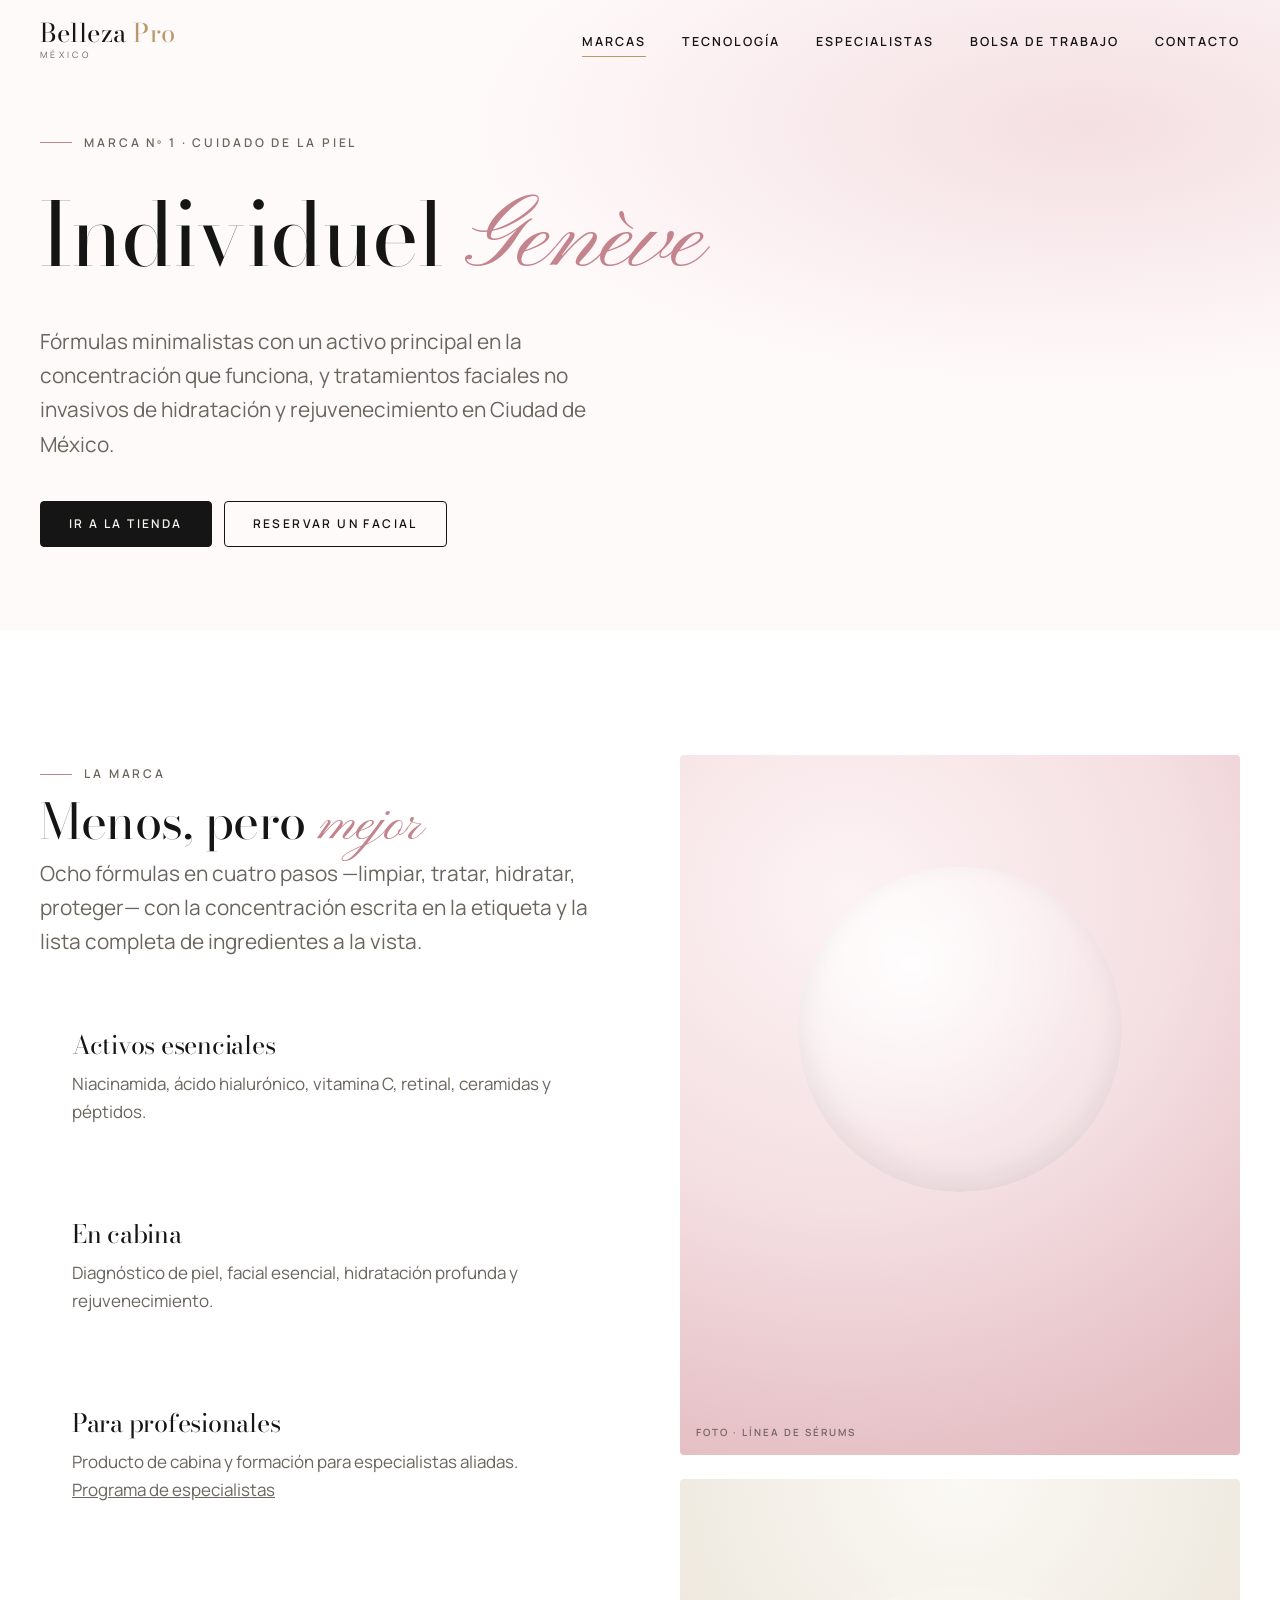
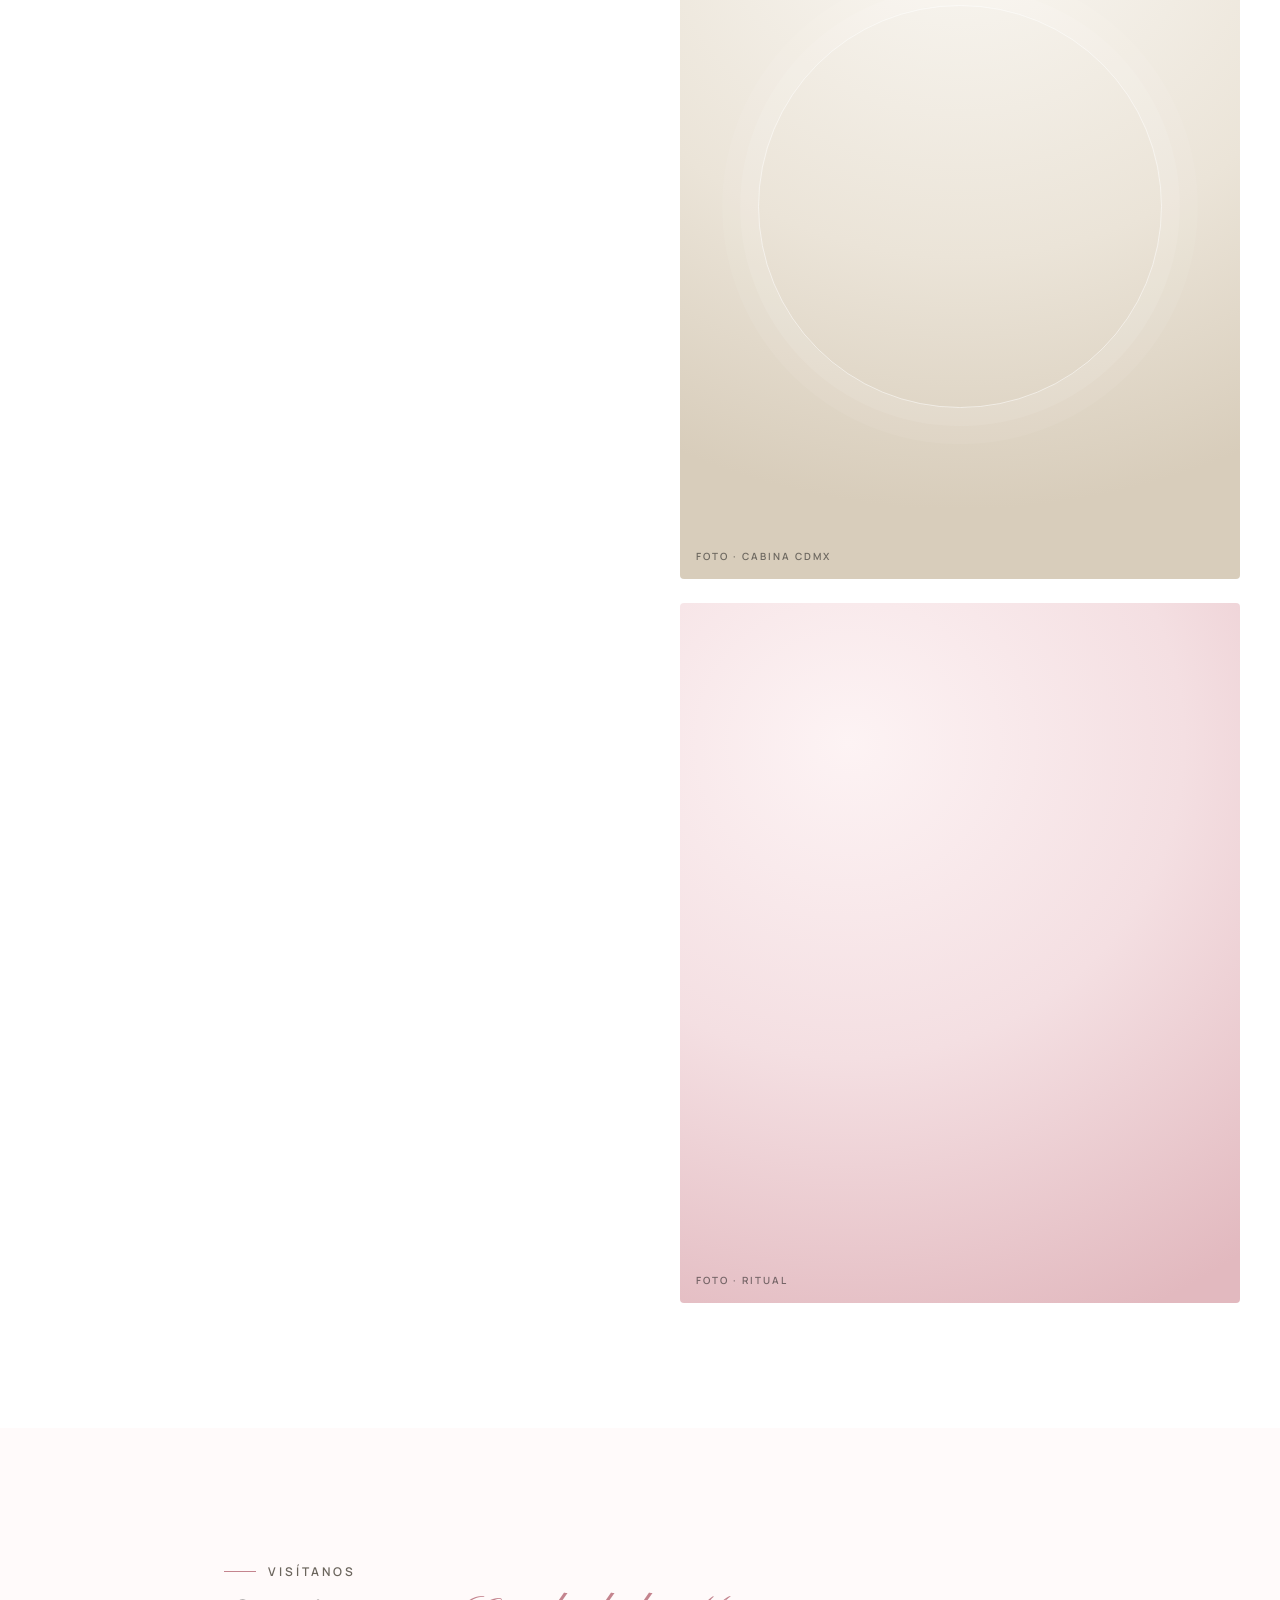
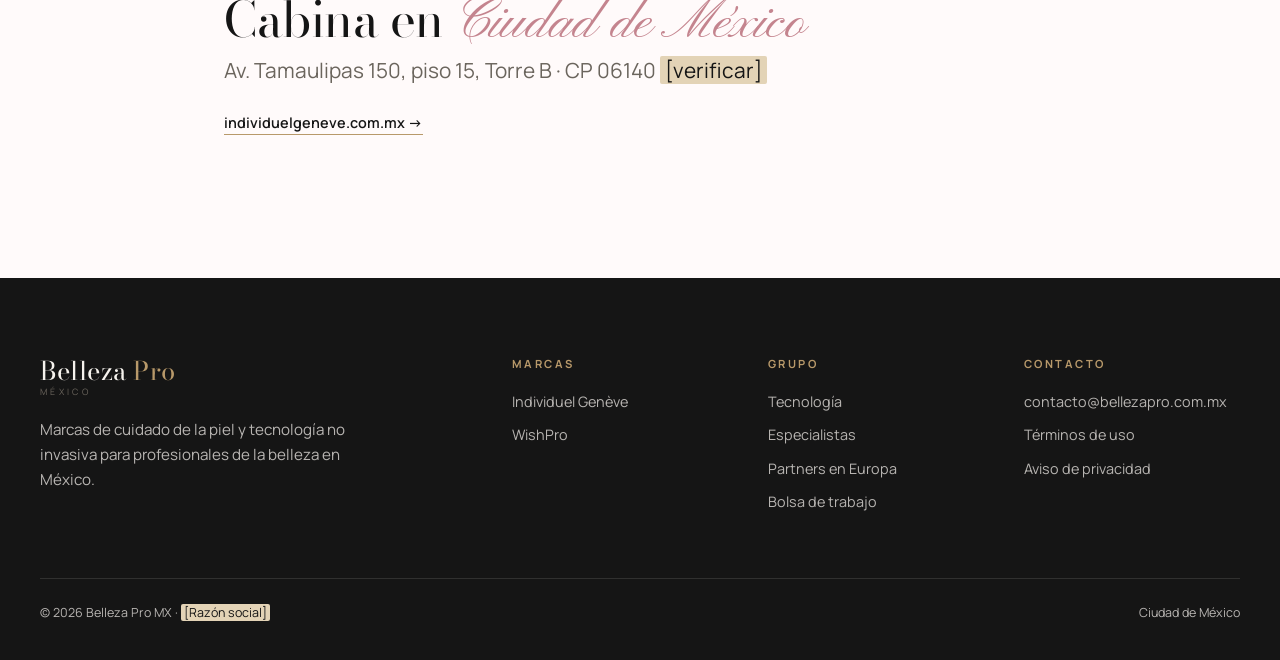
<file: marcas/individuel-geneve/index.html>
<!DOCTYPE html>
<html lang="es-MX" class="no-js">
<head>
  <meta charset="UTF-8">
  <meta name="viewport" content="width=device-width, initial-scale=1">
  <title>Individuel Genève · Belleza Pro MX</title>
  <meta name="description" content="Individuel Genève, marca de Belleza Pro MX: cuidado de la piel con activos esenciales y tratamientos faciales en Ciudad de México.">
  <link rel="canonical" href="https://bellezapro.com.mx/marcas/individuel-geneve/">
  <meta property="og:title" content="Individuel Genève · Belleza Pro MX">
  <meta property="og:description" content="Individuel Genève, marca de Belleza Pro MX: cuidado de la piel con activos esenciales y tratamientos faciales en Ciudad de México.">
  <meta property="og:url" content="https://bellezapro.com.mx/marcas/individuel-geneve/">
  <meta property="og:type" content="website">
  <meta name="theme-color" content="#151515">
  <link rel="icon" href="/img/favicon.svg" type="image/svg+xml">
  <link rel="preconnect" href="https://fonts.googleapis.com">
  <link rel="preconnect" href="https://fonts.gstatic.com" crossorigin>
  <link href="https://fonts.googleapis.com/css2?family=Bodoni+Moda:ital,opsz,wght@0,6..96,400;1,6..96,400&family=Manrope:wght@400;500;600;700&family=Pinyon+Script&display=swap" rel="stylesheet">
  <link rel="stylesheet" href="/css/site.css">
  <link rel="stylesheet" href="/css/layout.css">
  <link rel="stylesheet" href="/css/brand.css">
  <script src="/js/main.js"></script>
  <script src="/js/parallax.js" defer></script>
  <script src="/js/forms.js" defer></script>
</head>
<body class="brand--individuel">
  <a class="skip-link" href="#main">Saltar al contenido</a>

  <header class="site-header ">
    <nav class="container nav" aria-label="Principal">
      <a class="logo" href="/" aria-label="Belleza Pro MX, inicio">
        <span class="logo__name">Belleza <b>Pro</b></span>
        <span class="logo__tag">México</span>
      </a>
      <button class="nav-toggle" type="button" aria-label="Abrir menú" aria-expanded="false" aria-controls="nav-links"><span></span><span></span><span></span></button>
      <ul class="nav-links" id="nav-links">
        <li><a href="/#marcas" aria-current="page">Marcas</a></li>
        <li><a href="/#tecnologia">Tecnología</a></li>
        <li><a href="/especialistas/">Especialistas</a></li>
        <li><a href="/bolsa-de-trabajo/">Bolsa de trabajo</a></li>
        <li><a href="/#contacto">Contacto</a></li>
      </ul>
    </nav>
  </header>

  <main id="main">
    <section class="hero hero--page">
      <div class="container hero__grid">
        <div>
          <p class="eyebrow">Marca nº 1 · Cuidado de la piel</p>
          <h1>Individuel <em>Genève</em></h1>
          <p class="lead">Fórmulas minimalistas con un activo principal en la concentración que funciona, y tratamientos faciales no invasivos de hidratación y rejuvenecimiento en Ciudad de México.</p>
          <div class="hero__actions">
            <a class="btn" href="https://individuelgeneve.com.mx/pages/tienda/" rel="noopener">Ir a la tienda</a>
            <a class="btn btn--ghost" href="https://individuelgeneve.com.mx/pages/tratamientos/#reservar" rel="noopener">Reservar un facial</a>
          </div>
        </div>
      </div>
    </section>

    <section class="section section--white">
      <div class="container split">
        <div class="split__sticky">
          <p class="eyebrow">La marca</p>
          <h2>Menos, pero <em>mejor</em></h2>
          <p class="lead">Ocho fórmulas en cuatro pasos —limpiar, tratar, hidratar, proteger— con la concentración escrita en la etiqueta y la lista completa de ingredientes a la vista.</p>
          <ol class="grid">
            <li class="card reveal"><h3>Activos esenciales</h3><p>Niacinamida, ácido hialurónico, vitamina C, retinal, ceramidas y péptidos.</p></li>
            <li class="card reveal"><h3>En cabina</h3><p>Diagnóstico de piel, facial esencial, hidratación profunda y rejuvenecimiento.</p></li>
            <li class="card reveal"><h3>Para profesionales</h3><p>Producto de cabina y formación para especialistas aliadas. <a href="/especialistas/">Programa de especialistas</a></p></li>
          </ol>
        </div>
        <div class="split__plates" aria-hidden="true">
          <div class="plate plate--rose plate--orb reveal" data-slot="Foto · línea de sérums"></div>
          <div class="plate plate--stone plate--arc reveal" data-slot="Foto · cabina CDMX"></div>
          <div class="plate plate--rose reveal" data-slot="Foto · ritual"></div>
        </div>
      </div>
    </section>

    <section class="section">
      <div class="container--narrow reveal">
        <p class="eyebrow">Visítanos</p>
        <h2>Cabina en <em>Ciudad de México</em></h2>
        <p class="lead">Av. Tamaulipas 150, piso 15, Torre B · CP 06140 <span class="placeholder">[verificar]</span></p>
        <p><a class="link-arrow" href="https://individuelgeneve.com.mx/" rel="noopener">individuelgeneve.com.mx</a></p>
      </div>
    </section>
  </main>

  <footer class="site-footer">
    <div class="container">
      <div class="footer-grid">
        <div>
          <a class="logo" href="/"><span class="logo__name">Belleza <b>Pro</b></span><span class="logo__tag">México</span></a>
          <p class="lead">Marcas de cuidado de la piel y tecnología no invasiva para profesionales de la belleza en México.</p>
        </div>
        <div>
          <h2>Marcas</h2>
          <ul>
            <li><a href="/marcas/individuel-geneve/">Individuel Genève</a></li>
            <li><a href="/marcas/wishpro/">WishPro</a></li>
          </ul>
        </div>
        <div>
          <h2>Grupo</h2>
          <ul>
            <li><a href="/#tecnologia">Tecnología</a></li>
            <li><a href="/especialistas/">Especialistas</a></li>
            <li><a href="/#partners">Partners en Europa</a></li>
            <li><a href="/bolsa-de-trabajo/">Bolsa de trabajo</a></li>
          </ul>
        </div>
        <div>
          <h2>Contacto</h2>
          <ul>
            <li><a href="mailto:contacto@bellezapro.com.mx">contacto@bellezapro.com.mx</a></li>
            <li><a href="/terminos.html">Términos de uso</a></li>
            <li><a href="/privacidad.html">Aviso de privacidad</a></li>
          </ul>
        </div>
      </div>
      <div class="footer-bottom">
        <p>© <span data-year>2026</span> Belleza Pro MX · <span class="placeholder">[Razón social]</span></p>
        <p>Ciudad de México</p>
      </div>
    </div>
  </footer>
</body>
</html>
</file>
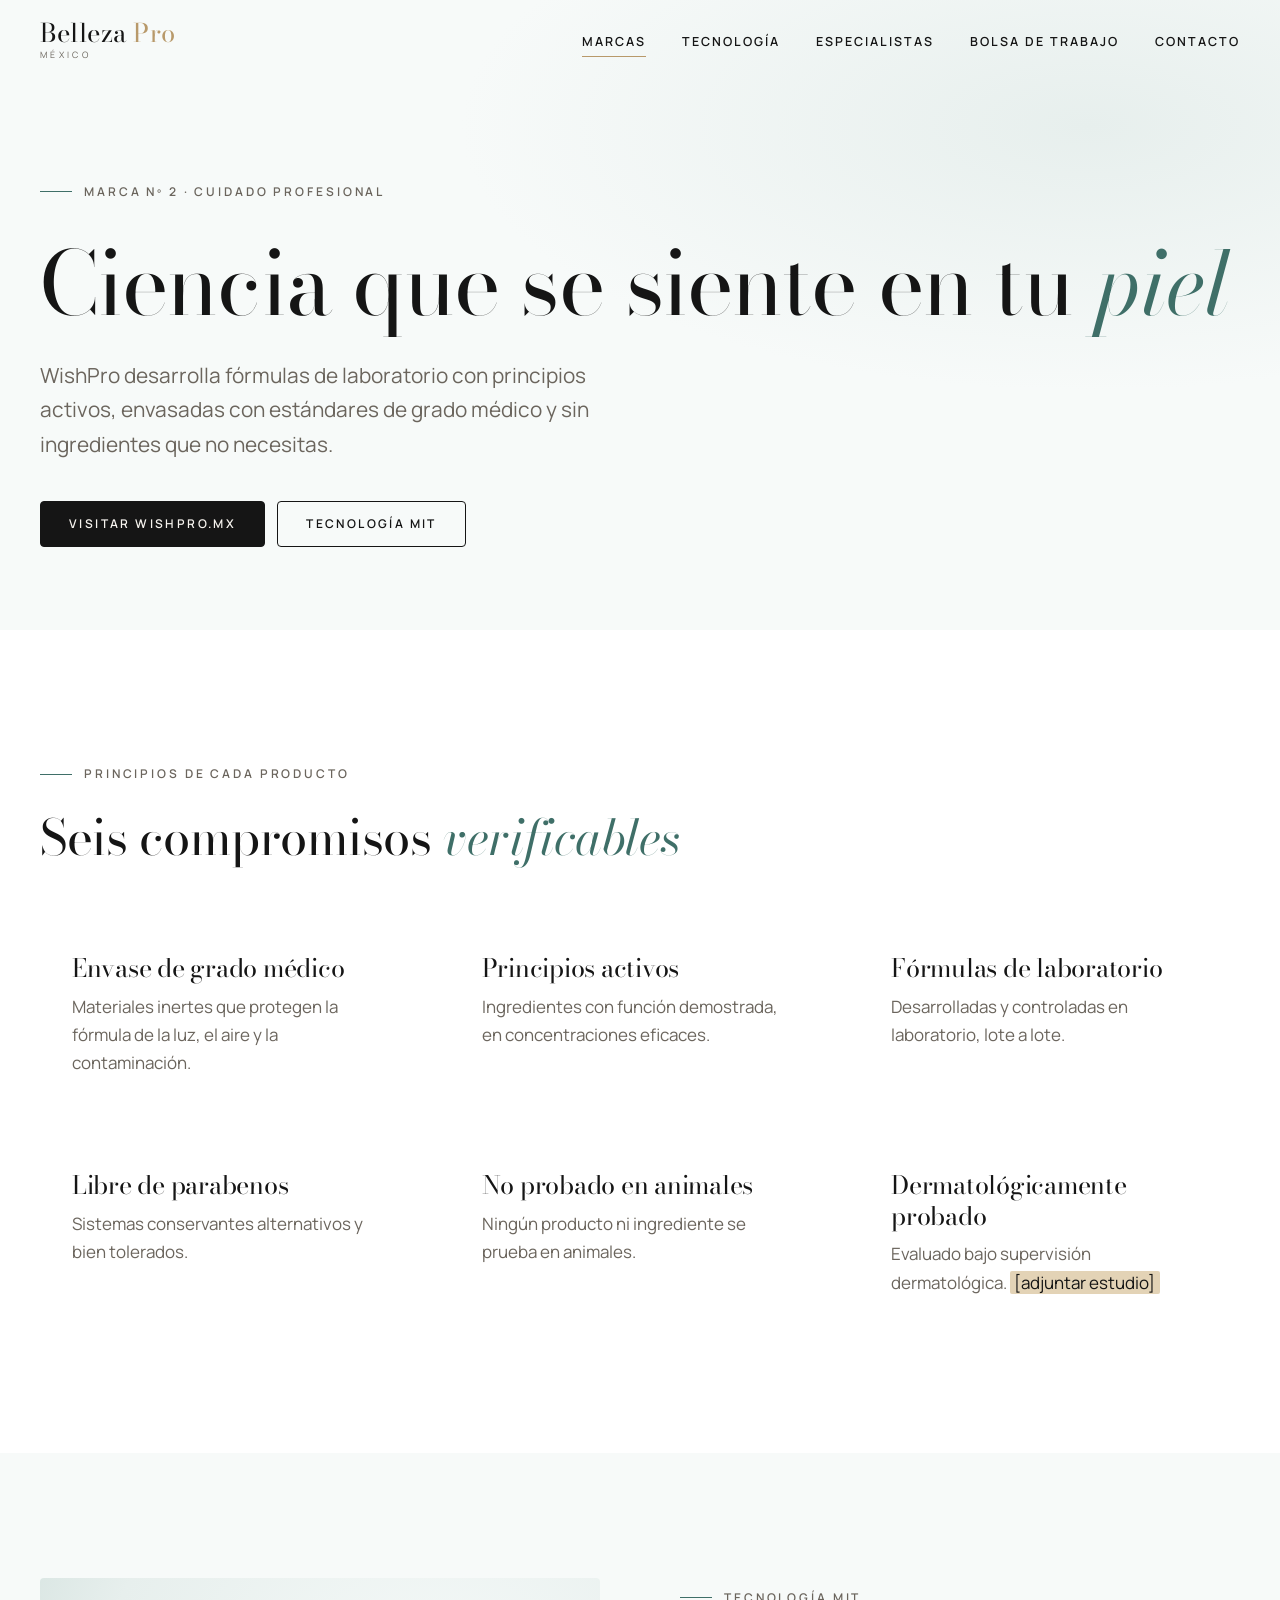
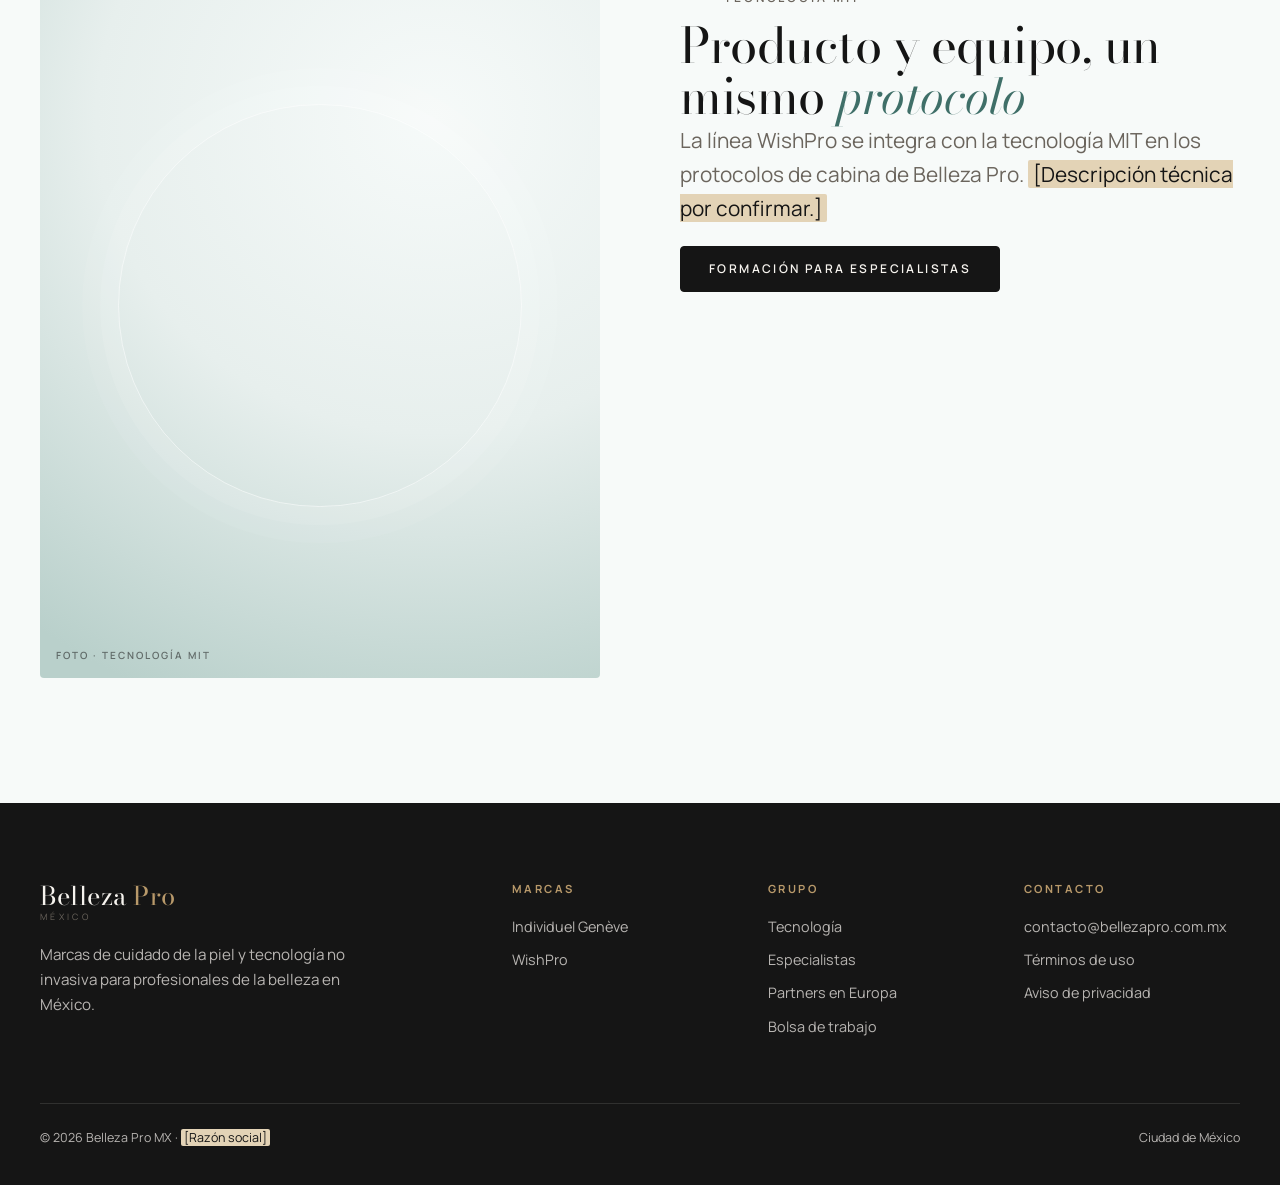
<file: marcas/wishpro/index.html>
<!DOCTYPE html>
<html lang="es-MX" class="no-js">
<head>
  <meta charset="UTF-8">
  <meta name="viewport" content="width=device-width, initial-scale=1">
  <title>WishPro · Belleza Pro MX</title>
  <meta name="description" content="WishPro, marca de Belleza Pro MX: cuidado profesional con fórmulas de laboratorio, principios activos y envase de grado médico.">
  <link rel="canonical" href="https://bellezapro.com.mx/marcas/wishpro/">
  <meta property="og:title" content="WishPro · Belleza Pro MX">
  <meta property="og:description" content="WishPro, marca de Belleza Pro MX: cuidado profesional con fórmulas de laboratorio, principios activos y envase de grado médico.">
  <meta property="og:url" content="https://bellezapro.com.mx/marcas/wishpro/">
  <meta property="og:type" content="website">
  <meta name="theme-color" content="#151515">
  <link rel="icon" href="/img/favicon.svg" type="image/svg+xml">
  <link rel="preconnect" href="https://fonts.googleapis.com">
  <link rel="preconnect" href="https://fonts.gstatic.com" crossorigin>
  <link href="https://fonts.googleapis.com/css2?family=Bodoni+Moda:ital,opsz,wght@0,6..96,400;1,6..96,400&family=Manrope:wght@400;500;600;700&family=Pinyon+Script&display=swap" rel="stylesheet">
  <link rel="stylesheet" href="/css/site.css">
  <link rel="stylesheet" href="/css/layout.css">
  <link rel="stylesheet" href="/css/brand.css">
  <script src="/js/main.js"></script>
  <script src="/js/parallax.js" defer></script>
  <script src="/js/forms.js" defer></script>
</head>
<body class="brand--wishpro">
  <a class="skip-link" href="#main">Saltar al contenido</a>

  <header class="site-header ">
    <nav class="container nav" aria-label="Principal">
      <a class="logo" href="/" aria-label="Belleza Pro MX, inicio">
        <span class="logo__name">Belleza <b>Pro</b></span>
        <span class="logo__tag">México</span>
      </a>
      <button class="nav-toggle" type="button" aria-label="Abrir menú" aria-expanded="false" aria-controls="nav-links"><span></span><span></span><span></span></button>
      <ul class="nav-links" id="nav-links">
        <li><a href="/#marcas" aria-current="page">Marcas</a></li>
        <li><a href="/#tecnologia">Tecnología</a></li>
        <li><a href="/especialistas/">Especialistas</a></li>
        <li><a href="/bolsa-de-trabajo/">Bolsa de trabajo</a></li>
        <li><a href="/#contacto">Contacto</a></li>
      </ul>
    </nav>
  </header>

  <main id="main">
    <section class="hero hero--page">
      <div class="container hero__grid">
        <div>
          <p class="eyebrow">Marca nº 2 · Cuidado profesional</p>
          <h1>Ciencia que se siente en tu <em>piel</em></h1>
          <p class="lead">WishPro desarrolla fórmulas de laboratorio con principios activos, envasadas con estándares de grado médico y sin ingredientes que no necesitas.</p>
          <div class="hero__actions">
            <a class="btn" href="https://wishpro.mx/" rel="noopener">Visitar wishpro.mx</a>
            <a class="btn btn--ghost" href="/#tecnologia">Tecnología MIT</a>
          </div>
        </div>
      </div>
    </section>

    <section class="section section--white">
      <div class="container">
        <div class="section-head reveal">
          <p class="eyebrow">Principios de cada producto</p>
          <h2>Seis compromisos <em>verificables</em></h2>
        </div>
        <ul class="grid grid--3">
          <li class="card reveal"><h3>Envase de grado médico</h3><p>Materiales inertes que protegen la fórmula de la luz, el aire y la contaminación.</p></li>
          <li class="card reveal"><h3>Principios activos</h3><p>Ingredientes con función demostrada, en concentraciones eficaces.</p></li>
          <li class="card reveal"><h3>Fórmulas de laboratorio</h3><p>Desarrolladas y controladas en laboratorio, lote a lote.</p></li>
          <li class="card reveal"><h3>Libre de parabenos</h3><p>Sistemas conservantes alternativos y bien tolerados.</p></li>
          <li class="card reveal"><h3>No probado en animales</h3><p>Ningún producto ni ingrediente se prueba en animales.</p></li>
          <li class="card reveal"><h3>Dermatológicamente probado</h3><p>Evaluado bajo supervisión dermatológica. <span class="placeholder">[adjuntar estudio]</span></p></li>
        </ul>
      </div>
    </section>

    <section class="section">
      <div class="container split">
        <div class="plate plate--mint plate--arc reveal split__media" data-slot="Foto · tecnología MIT" aria-hidden="true"></div>
        <div class="reveal">
          <p class="eyebrow">Tecnología MIT</p>
          <h2>Producto y equipo, un mismo <em>protocolo</em></h2>
          <p class="lead">La línea WishPro se integra con la tecnología MIT en los protocolos de cabina de Belleza Pro. <span class="placeholder">[Descripción técnica por confirmar.]</span></p>
          <p><a class="btn" href="/especialistas/">Formación para especialistas</a></p>
        </div>
      </div>
    </section>
  </main>

  <footer class="site-footer">
    <div class="container">
      <div class="footer-grid">
        <div>
          <a class="logo" href="/"><span class="logo__name">Belleza <b>Pro</b></span><span class="logo__tag">México</span></a>
          <p class="lead">Marcas de cuidado de la piel y tecnología no invasiva para profesionales de la belleza en México.</p>
        </div>
        <div>
          <h2>Marcas</h2>
          <ul>
            <li><a href="/marcas/individuel-geneve/">Individuel Genève</a></li>
            <li><a href="/marcas/wishpro/">WishPro</a></li>
          </ul>
        </div>
        <div>
          <h2>Grupo</h2>
          <ul>
            <li><a href="/#tecnologia">Tecnología</a></li>
            <li><a href="/especialistas/">Especialistas</a></li>
            <li><a href="/#partners">Partners en Europa</a></li>
            <li><a href="/bolsa-de-trabajo/">Bolsa de trabajo</a></li>
          </ul>
        </div>
        <div>
          <h2>Contacto</h2>
          <ul>
            <li><a href="mailto:contacto@bellezapro.com.mx">contacto@bellezapro.com.mx</a></li>
            <li><a href="/terminos.html">Términos de uso</a></li>
            <li><a href="/privacidad.html">Aviso de privacidad</a></li>
          </ul>
        </div>
      </div>
      <div class="footer-bottom">
        <p>© <span data-year>2026</span> Belleza Pro MX · <span class="placeholder">[Razón social]</span></p>
        <p>Ciudad de México</p>
      </div>
    </div>
  </footer>
</body>
</html>
</file>
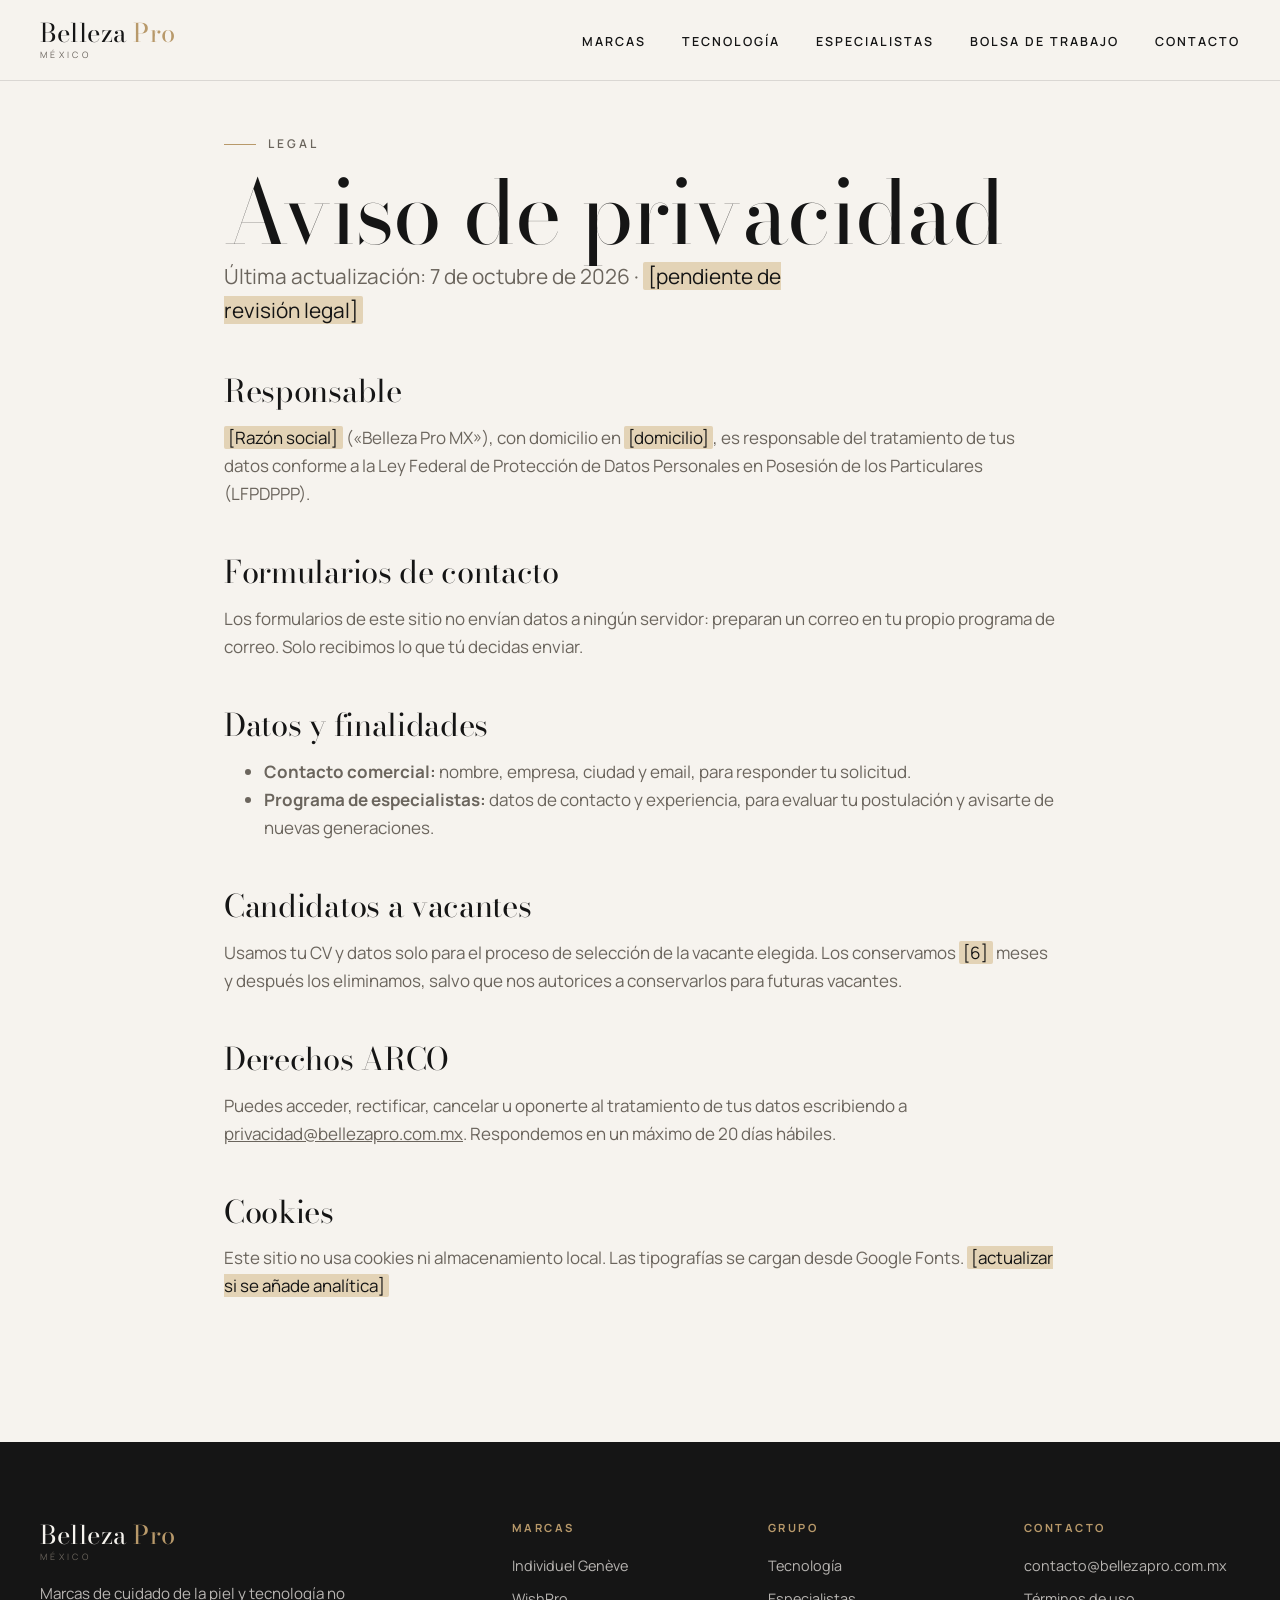
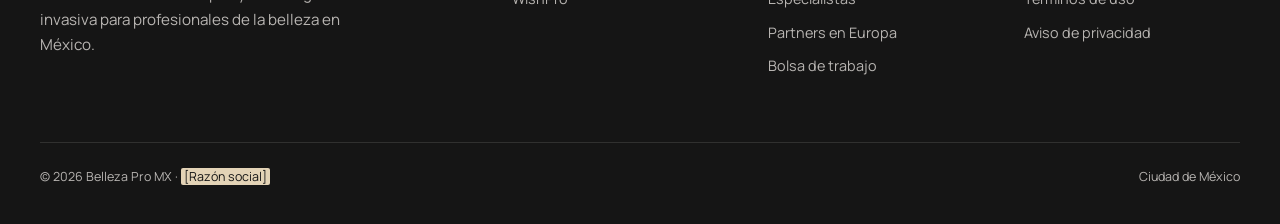
<file: privacidad.html>
<!DOCTYPE html>
<html lang="es-MX" class="no-js">
<head>
  <meta charset="UTF-8">
  <meta name="viewport" content="width=device-width, initial-scale=1">
  <title>Aviso de privacidad · Belleza Pro MX</title>
  <meta name="description" content="Aviso de privacidad de Belleza Pro MX conforme a la LFPDPPP.">
  <link rel="canonical" href="https://bellezapro.com.mx/privacidad.html">
  <meta property="og:title" content="Aviso de privacidad · Belleza Pro MX">
  <meta property="og:description" content="Aviso de privacidad de Belleza Pro MX conforme a la LFPDPPP.">
  <meta property="og:url" content="https://bellezapro.com.mx/privacidad.html">
  <meta property="og:type" content="website">
  <meta name="theme-color" content="#151515">
  <link rel="icon" href="/img/favicon.svg" type="image/svg+xml">
  <link rel="preconnect" href="https://fonts.googleapis.com">
  <link rel="preconnect" href="https://fonts.gstatic.com" crossorigin>
  <link href="https://fonts.googleapis.com/css2?family=Bodoni+Moda:ital,opsz,wght@0,6..96,400;1,6..96,400&family=Manrope:wght@400;500;600;700&family=Pinyon+Script&display=swap" rel="stylesheet">
  <link rel="stylesheet" href="/css/site.css">
  <link rel="stylesheet" href="/css/layout.css">
  <link rel="stylesheet" href="/css/brand.css">
  <script src="/js/main.js"></script>
  <script src="/js/parallax.js" defer></script>
  <script src="/js/forms.js" defer></script>
</head>
<body class="">
  <a class="skip-link" href="#main">Saltar al contenido</a>

  <header class="site-header site-header--solid">
    <nav class="container nav" aria-label="Principal">
      <a class="logo" href="/" aria-label="Belleza Pro MX, inicio">
        <span class="logo__name">Belleza <b>Pro</b></span>
        <span class="logo__tag">México</span>
      </a>
      <button class="nav-toggle" type="button" aria-label="Abrir menú" aria-expanded="false" aria-controls="nav-links"><span></span><span></span><span></span></button>
      <ul class="nav-links" id="nav-links">
        <li><a href="/#marcas">Marcas</a></li>
        <li><a href="/#tecnologia">Tecnología</a></li>
        <li><a href="/especialistas/">Especialistas</a></li>
        <li><a href="/bolsa-de-trabajo/">Bolsa de trabajo</a></li>
        <li><a href="/#contacto">Contacto</a></li>
      </ul>
    </nav>
  </header>

  <main id="main">
    <section class="section">
      <div class="container--narrow legal">
        <p class="eyebrow">Legal</p>
        <h1>Aviso de privacidad</h1>
        <p class="lead">Última actualización: 7 de octubre de 2026 · <span class="placeholder">[pendiente de revisión legal]</span></p>

        <h2>Responsable</h2>
        <p><span class="placeholder">[Razón social]</span> («Belleza Pro MX»), con domicilio en <span class="placeholder">[domicilio]</span>, es responsable del tratamiento de tus datos conforme a la Ley Federal de Protección de Datos Personales en Posesión de los Particulares (LFPDPPP).</p>

        <h2>Formularios de contacto</h2>
        <p>Los formularios de este sitio no envían datos a ningún servidor: preparan un correo en tu propio programa de correo. Solo recibimos lo que tú decidas enviar.</p>

        <h2>Datos y finalidades</h2>
        <ul>
          <li><strong>Contacto comercial:</strong> nombre, empresa, ciudad y email, para responder tu solicitud.</li>
          <li><strong>Programa de especialistas:</strong> datos de contacto y experiencia, para evaluar tu postulación y avisarte de nuevas generaciones.</li>
        </ul>

        <h2 id="candidatos">Candidatos a vacantes</h2>
        <p>Usamos tu CV y datos solo para el proceso de selección de la vacante elegida. Los conservamos <span class="placeholder">[6]</span> meses y después los eliminamos, salvo que nos autorices a conservarlos para futuras vacantes.</p>

        <h2>Derechos ARCO</h2>
        <p>Puedes acceder, rectificar, cancelar u oponerte al tratamiento de tus datos escribiendo a <a href="mailto:privacidad@bellezapro.com.mx">privacidad@bellezapro.com.mx</a>. Respondemos en un máximo de 20 días hábiles.</p>

        <h2>Cookies</h2>
        <p>Este sitio no usa cookies ni almacenamiento local. Las tipografías se cargan desde Google Fonts. <span class="placeholder">[actualizar si se añade analítica]</span></p>
      </div>
    </section>
  </main>

  <footer class="site-footer">
    <div class="container">
      <div class="footer-grid">
        <div>
          <a class="logo" href="/"><span class="logo__name">Belleza <b>Pro</b></span><span class="logo__tag">México</span></a>
          <p class="lead">Marcas de cuidado de la piel y tecnología no invasiva para profesionales de la belleza en México.</p>
        </div>
        <div>
          <h2>Marcas</h2>
          <ul>
            <li><a href="/marcas/individuel-geneve/">Individuel Genève</a></li>
            <li><a href="/marcas/wishpro/">WishPro</a></li>
          </ul>
        </div>
        <div>
          <h2>Grupo</h2>
          <ul>
            <li><a href="/#tecnologia">Tecnología</a></li>
            <li><a href="/especialistas/">Especialistas</a></li>
            <li><a href="/#partners">Partners en Europa</a></li>
            <li><a href="/bolsa-de-trabajo/">Bolsa de trabajo</a></li>
          </ul>
        </div>
        <div>
          <h2>Contacto</h2>
          <ul>
            <li><a href="mailto:contacto@bellezapro.com.mx">contacto@bellezapro.com.mx</a></li>
            <li><a href="/terminos.html">Términos de uso</a></li>
            <li><a href="/privacidad.html">Aviso de privacidad</a></li>
          </ul>
        </div>
      </div>
      <div class="footer-bottom">
        <p>© <span data-year>2026</span> Belleza Pro MX · <span class="placeholder">[Razón social]</span></p>
        <p>Ciudad de México</p>
      </div>
    </div>
  </footer>
</body>
</html>
</file>
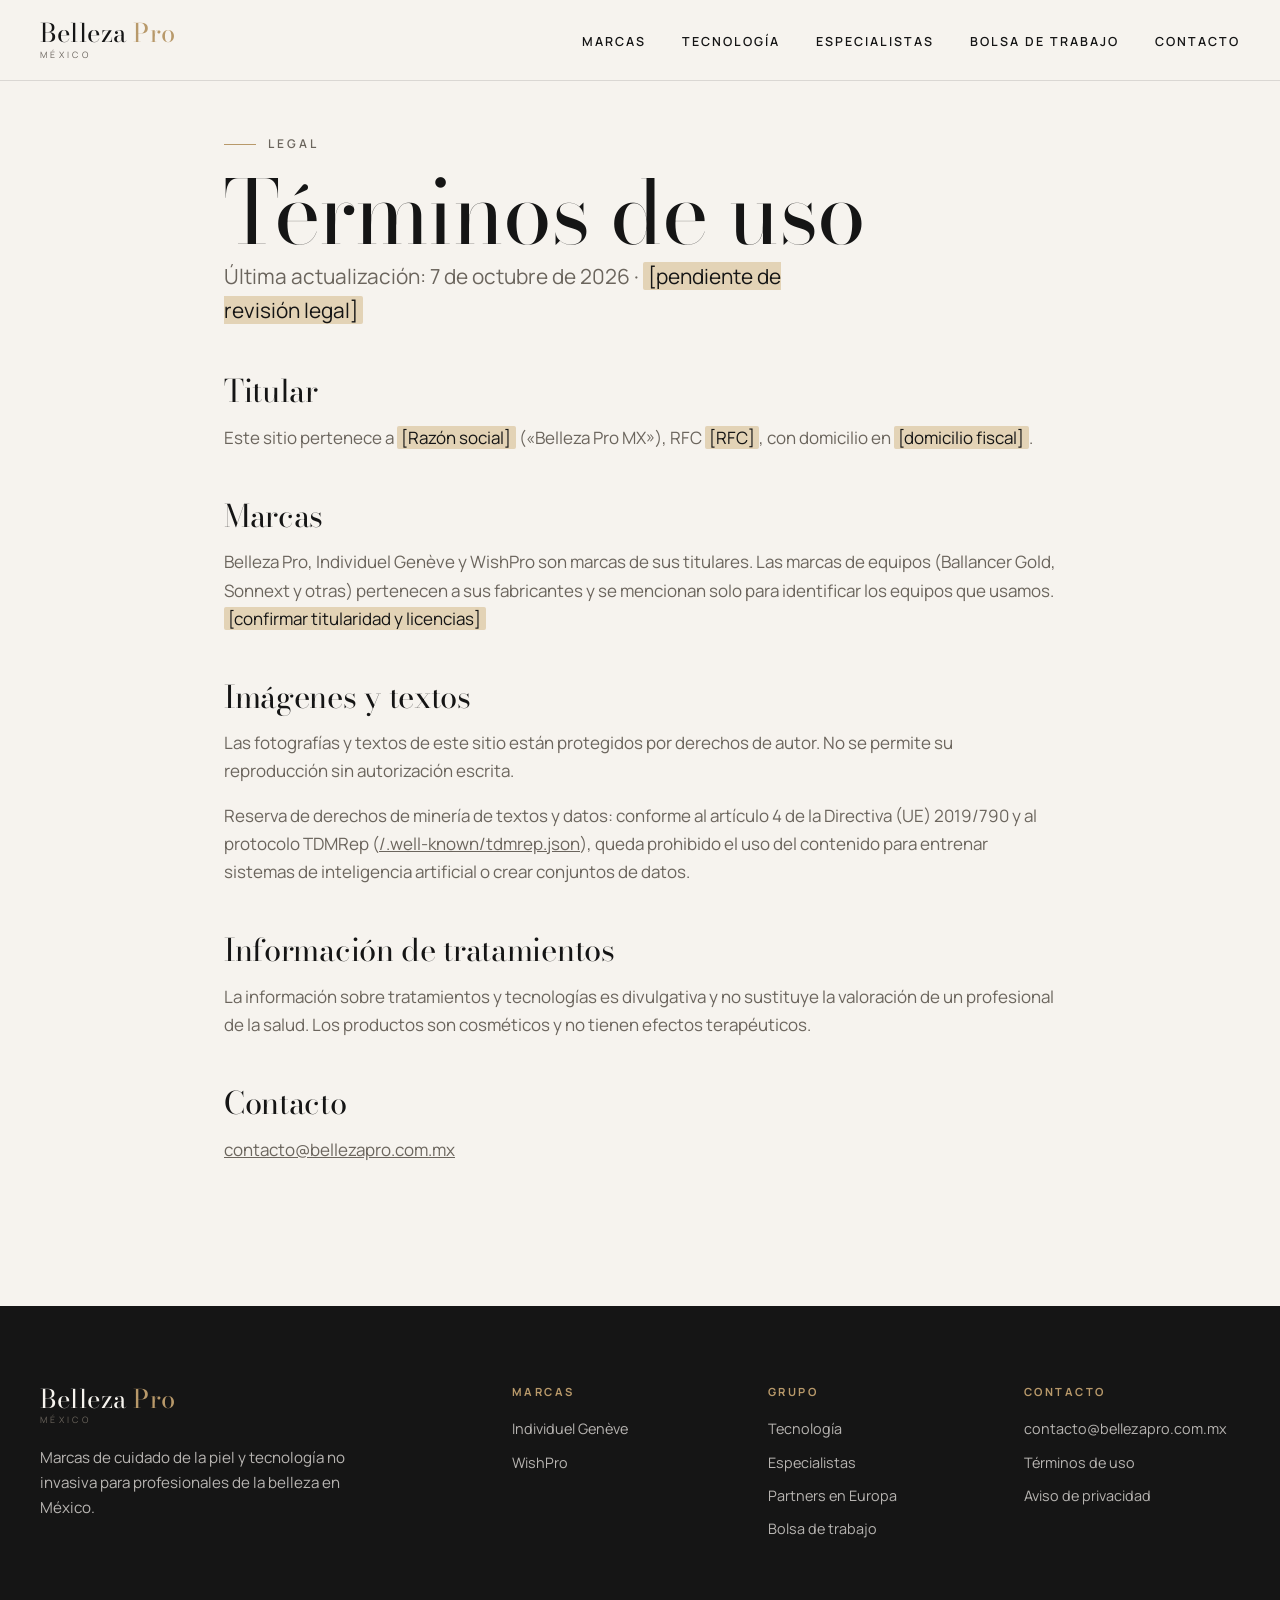
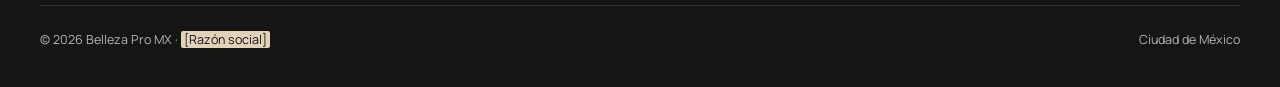
<file: terminos.html>
<!DOCTYPE html>
<html lang="es-MX" class="no-js">
<head>
  <meta charset="UTF-8">
  <meta name="viewport" content="width=device-width, initial-scale=1">
  <title>Términos de uso · Belleza Pro MX</title>
  <meta name="description" content="Términos de uso del sitio y derechos sobre imágenes y marcas de Belleza Pro MX.">
  <link rel="canonical" href="https://bellezapro.com.mx/terminos.html">
  <meta property="og:title" content="Términos de uso · Belleza Pro MX">
  <meta property="og:description" content="Términos de uso del sitio y derechos sobre imágenes y marcas de Belleza Pro MX.">
  <meta property="og:url" content="https://bellezapro.com.mx/terminos.html">
  <meta property="og:type" content="website">
  <meta name="theme-color" content="#151515">
  <link rel="icon" href="/img/favicon.svg" type="image/svg+xml">
  <link rel="preconnect" href="https://fonts.googleapis.com">
  <link rel="preconnect" href="https://fonts.gstatic.com" crossorigin>
  <link href="https://fonts.googleapis.com/css2?family=Bodoni+Moda:ital,opsz,wght@0,6..96,400;1,6..96,400&family=Manrope:wght@400;500;600;700&family=Pinyon+Script&display=swap" rel="stylesheet">
  <link rel="stylesheet" href="/css/site.css">
  <link rel="stylesheet" href="/css/layout.css">
  <link rel="stylesheet" href="/css/brand.css">
  <script src="/js/main.js"></script>
  <script src="/js/parallax.js" defer></script>
  <script src="/js/forms.js" defer></script>
</head>
<body class="">
  <a class="skip-link" href="#main">Saltar al contenido</a>

  <header class="site-header site-header--solid">
    <nav class="container nav" aria-label="Principal">
      <a class="logo" href="/" aria-label="Belleza Pro MX, inicio">
        <span class="logo__name">Belleza <b>Pro</b></span>
        <span class="logo__tag">México</span>
      </a>
      <button class="nav-toggle" type="button" aria-label="Abrir menú" aria-expanded="false" aria-controls="nav-links"><span></span><span></span><span></span></button>
      <ul class="nav-links" id="nav-links">
        <li><a href="/#marcas">Marcas</a></li>
        <li><a href="/#tecnologia">Tecnología</a></li>
        <li><a href="/especialistas/">Especialistas</a></li>
        <li><a href="/bolsa-de-trabajo/">Bolsa de trabajo</a></li>
        <li><a href="/#contacto">Contacto</a></li>
      </ul>
    </nav>
  </header>

  <main id="main">
    <section class="section">
      <div class="container--narrow legal">
        <p class="eyebrow">Legal</p>
        <h1>Términos de uso</h1>
        <p class="lead">Última actualización: 7 de octubre de 2026 · <span class="placeholder">[pendiente de revisión legal]</span></p>

        <h2>Titular</h2>
        <p>Este sitio pertenece a <span class="placeholder">[Razón social]</span> («Belleza Pro MX»), RFC <span class="placeholder">[RFC]</span>, con domicilio en <span class="placeholder">[domicilio fiscal]</span>.</p>

        <h2>Marcas</h2>
        <p>Belleza Pro, Individuel Genève y WishPro son marcas de sus titulares. Las marcas de equipos (Ballancer Gold, Sonnext y otras) pertenecen a sus fabricantes y se mencionan solo para identificar los equipos que usamos. <span class="placeholder">[confirmar titularidad y licencias]</span></p>

        <h2>Imágenes y textos</h2>
        <p>Las fotografías y textos de este sitio están protegidos por derechos de autor. No se permite su reproducción sin autorización escrita.</p>
        <p>Reserva de derechos de minería de textos y datos: conforme al artículo 4 de la Directiva (UE) 2019/790 y al protocolo TDMRep (<a href="/.well-known/tdmrep.json">/.well-known/tdmrep.json</a>), queda prohibido el uso del contenido para entrenar sistemas de inteligencia artificial o crear conjuntos de datos.</p>

        <h2>Información de tratamientos</h2>
        <p>La información sobre tratamientos y tecnologías es divulgativa y no sustituye la valoración de un profesional de la salud. Los productos son cosméticos y no tienen efectos terapéuticos.</p>

        <h2>Contacto</h2>
        <p><a href="mailto:contacto@bellezapro.com.mx">contacto@bellezapro.com.mx</a></p>
      </div>
    </section>
  </main>

  <footer class="site-footer">
    <div class="container">
      <div class="footer-grid">
        <div>
          <a class="logo" href="/"><span class="logo__name">Belleza <b>Pro</b></span><span class="logo__tag">México</span></a>
          <p class="lead">Marcas de cuidado de la piel y tecnología no invasiva para profesionales de la belleza en México.</p>
        </div>
        <div>
          <h2>Marcas</h2>
          <ul>
            <li><a href="/marcas/individuel-geneve/">Individuel Genève</a></li>
            <li><a href="/marcas/wishpro/">WishPro</a></li>
          </ul>
        </div>
        <div>
          <h2>Grupo</h2>
          <ul>
            <li><a href="/#tecnologia">Tecnología</a></li>
            <li><a href="/especialistas/">Especialistas</a></li>
            <li><a href="/#partners">Partners en Europa</a></li>
            <li><a href="/bolsa-de-trabajo/">Bolsa de trabajo</a></li>
          </ul>
        </div>
        <div>
          <h2>Contacto</h2>
          <ul>
            <li><a href="mailto:contacto@bellezapro.com.mx">contacto@bellezapro.com.mx</a></li>
            <li><a href="/terminos.html">Términos de uso</a></li>
            <li><a href="/privacidad.html">Aviso de privacidad</a></li>
          </ul>
        </div>
      </div>
      <div class="footer-bottom">
        <p>© <span data-year>2026</span> Belleza Pro MX · <span class="placeholder">[Razón social]</span></p>
        <p>Ciudad de México</p>
      </div>
    </div>
  </footer>
</body>
</html>
</file>
<file: css/site.css>
/* ==========================================================================
   Belleza Pro MX — site.css  (v1.0.0)
   Layer 1 of 3: brand tokens, typography and small components.
   Structure, sections and parallax live in layout.css; brand pages in brand.css.
   Style guide: "Atelier" — ivory, ink and champagne gold.
   ========================================================================== */

/* 1. Tokens ---------------------------------------------------------------- */
:root {
  /* Palette */
  --ink:        #151515;  /* 30% — type, dark sections            */
  --ivory:      #f6f3ee;  /* 60% — page canvas                    */
  --champagne:  #b8996a;  /* 10% — rules, numbers, active states   */
  --champagne-light: #e3d3b6;
  --stone:      #6b655d;  /* captions, secondary copy (AA on ivory) */
  --white:      #ffffff;  /* cards                                 */
  --line:       rgba(21, 21, 21, 0.12);

  /* Brand accents (one per house, used on brand pages and cards) */
  --individuel: #f4dfe2;  /* light pink, from individuelgeneve.com.mx */
  --individuel-deep: #c4848e;
  --wishpro:    #e7efed;  /* clinical mint, from wishpro.mx */
  --wishpro-deep: #3f6f68;

  /* Semantic roles */
  --color-bg:      var(--ivory);
  --color-text:    var(--ink);
  --color-muted:   var(--stone);
  --color-accent:  var(--champagne);
  --color-surface: var(--white);

  /* Fonts */
  --font-display: "Bodoni Moda", "Didot", "Bodoni 72", Georgia, serif;
  --font-body:    "Manrope", system-ui, -apple-system, "Segoe UI", sans-serif;

  /* Fluid type scale (360px → 1440px) */
  --step-display: clamp(2.75rem, 1.6rem + 5vw, 5.5rem);
  --step-h2:      clamp(2rem, 1.55rem + 1.9vw, 3.25rem);
  --step-h3:      clamp(1.3rem, 1.18rem + 0.5vw, 1.65rem);
  --step-body:    clamp(1rem, 0.97rem + 0.15vw, 1.0625rem);
  --step-meta:    0.75rem;

  /* Spacing and motion */
  --gutter: clamp(1rem, 0.5rem + 2.5vw, 2.5rem);
  --section: clamp(4.5rem, 3rem + 6vw, 9rem);
  --radius: 4px;
  --ease: cubic-bezier(.2, .7, .2, 1);
}

/* 2. Base ------------------------------------------------------------------ */
*, *::before, *::after { box-sizing: border-box; }
html { background: var(--color-bg); scroll-behavior: smooth; -webkit-text-size-adjust: 100%; }
body {
  margin: 0;
  font-family: var(--font-body);
  font-size: var(--step-body);
  line-height: 1.65;
  color: var(--color-text);
  background: var(--color-bg);
  -webkit-font-smoothing: antialiased;
  overflow-x: hidden;
}
img, svg { display: block; max-width: 100%; }
a { color: inherit; }
::selection { background: var(--champagne-light); color: var(--ink); }
:focus-visible { outline: 2px solid var(--champagne); outline-offset: 3px; }

h1, h2, h3 { font-family: var(--font-display); font-weight: 400; line-height: 1.05; margin: 0; letter-spacing: -0.01em; }
h1 { font-size: var(--step-display); }
h2 { font-size: var(--step-h2); }
h3 { font-size: var(--step-h3); line-height: 1.2; }
h1 em, h2 em { font-style: italic; color: var(--champagne); }
p { margin: 0 0 1em; }

/* 3. Components ------------------------------------------------------------ */
.eyebrow {
  display: inline-flex; align-items: center; gap: .75rem;
  font-size: var(--step-meta); font-weight: 600; letter-spacing: .24em; text-transform: uppercase;
  color: var(--color-muted);
}
.eyebrow::before { content: ''; width: 2rem; height: 1px; background: var(--champagne); }

.lead { font-size: clamp(1.1rem, 1rem + .4vw, 1.3rem); color: var(--color-muted); max-width: 38rem; }

.btn {
  display: inline-flex; align-items: center; gap: .6rem;
  padding: 1rem 1.75rem;
  font: 600 .75rem/1 var(--font-body); letter-spacing: .2em; text-transform: uppercase; text-decoration: none;
  border: 1px solid var(--ink); border-radius: var(--radius);
  background: var(--ink); color: var(--ivory);
  transition: background .3s var(--ease), color .3s var(--ease), border-color .3s var(--ease);
  cursor: pointer;
}
.btn:hover { background: transparent; color: var(--ink); }
.btn--ghost { background: transparent; color: var(--ink); }
.btn--ghost:hover { background: var(--ink); color: var(--ivory); }
.btn--gold { background: var(--champagne); border-color: var(--champagne); color: var(--ink); }
.btn--gold:hover { background: transparent; color: var(--champagne); }
.btn--light { background: var(--ivory); border-color: var(--ivory); color: var(--ink); }
.btn--light:hover { background: transparent; color: var(--ivory); }

.link-arrow { font-weight: 600; font-size: .9rem; text-decoration: none; border-bottom: 1px solid var(--champagne); padding-bottom: 2px; }
.link-arrow::after { content: ' →'; }

.rule { border: 0; border-top: 1px solid var(--line); margin: 0; }

.placeholder { background: var(--champagne-light); color: var(--ink); padding: 0 .25em; border-radius: 2px; }

.field {
  width: 100%; padding: .9rem 1rem;
  font: inherit; color: var(--ink);
  background: var(--white); border: 1px solid var(--line); border-radius: var(--radius);
}
.field:focus { outline: none; border-color: var(--champagne); box-shadow: 0 0 0 3px rgba(184, 153, 106, .25); }
label.form-label { display: block; font-size: var(--step-meta); font-weight: 600; letter-spacing: .14em; text-transform: uppercase; color: var(--stone); margin-bottom: .4rem; }

.visually-hidden { position: absolute !important; width: 1px; height: 1px; overflow: hidden; clip: rect(0 0 0 0); white-space: nowrap; }
.skip-link { position: absolute; left: -999px; top: .5rem; background: var(--white); padding: .5rem 1rem; z-index: 100; }
.skip-link:focus { left: .5rem; }
</file>
<file: css/layout.css>
/* ==========================================================================
   Belleza Pro MX — layout.css  (v1.0.0)
   Layer 2 of 3: structure — header, sections, grids, sticky split, parallax plates, footer.
   ========================================================================== */

.container { width: min(100% - 2 * var(--gutter), 76rem); margin-inline: auto; }
.container--narrow { width: min(100% - 2 * var(--gutter), 52rem); margin-inline: auto; }
.section { padding-block: var(--section); }
.section--ink { background: var(--ink); color: var(--ivory); }
.section--ink .eyebrow, .section--ink .lead { color: rgba(246, 243, 238, .7); }
.section--white { background: var(--white); }
.section-head { margin-bottom: clamp(2.5rem, 2rem + 2vw, 4.5rem); max-width: 46rem; }
.section-head h2 { margin-top: 1rem; }
.section-head .lead { margin-top: 1.25rem; }

/* 1. Header ---------------------------------------------------------------- */
.site-header {
  position: fixed; inset: 0 0 auto; z-index: 50;
  transition: background .4s var(--ease), box-shadow .4s var(--ease), color .4s var(--ease);
}
.site-header.is-scrolled, .site-header--solid { background: rgba(246, 243, 238, .94); backdrop-filter: blur(10px); box-shadow: 0 1px 0 var(--line); }
.nav { display: flex; align-items: center; justify-content: space-between; height: 5rem; }
.logo { text-decoration: none; display: flex; flex-direction: column; line-height: 1; }
.logo__name { font-family: var(--font-display); font-size: 1.6rem; letter-spacing: .02em; }
.logo__name b { font-weight: 400; color: var(--champagne); }
.logo__tag { font-size: .55rem; letter-spacing: .38em; text-transform: uppercase; color: var(--stone); margin-top: .3rem; }
.nav-links { display: flex; gap: 2.25rem; list-style: none; margin: 0; padding: 0; }
.nav-links a { font-size: .78rem; font-weight: 600; letter-spacing: .16em; text-transform: uppercase; text-decoration: none; padding-block: .4rem; border-bottom: 1px solid transparent; transition: border-color .3s; }
.nav-links a:hover, .nav-links a[aria-current="page"] { border-color: var(--champagne); }
.nav-toggle { display: none; background: none; border: 0; padding: .5rem; cursor: pointer; }
.nav-toggle span { display: block; width: 24px; height: 1.5px; background: var(--ink); margin: 6px 0; transition: transform .3s; }

@media (max-width: 900px) {
  .nav-toggle { display: block; z-index: 2; }
  .nav-links {
    position: fixed; inset: 0; flex-direction: column; justify-content: center; align-items: center; gap: 2rem;
    background: var(--ivory); opacity: 0; visibility: hidden; transition: opacity .3s, visibility .3s;
  }
  .nav-links a { font-family: var(--font-display); font-size: 2rem; letter-spacing: 0; text-transform: none; font-weight: 400; }
  .nav-open .nav-links { opacity: 1; visibility: visible; }
  .nav-open .nav-toggle span:nth-child(1) { transform: translateY(7.5px) rotate(45deg); }
  .nav-open .nav-toggle span:nth-child(2) { opacity: 0; }
  .nav-open .nav-toggle span:nth-child(3) { transform: translateY(-7.5px) rotate(-45deg); }
}

/* 2. Hero ------------------------------------------------------------------ */
.hero { min-height: 100svh; display: grid; align-items: end; padding-top: 7rem; padding-bottom: clamp(3rem, 2rem + 4vw, 6rem); position: relative; overflow: hidden; }
.hero__grid { display: grid; grid-template-columns: 1.15fr .85fr; gap: clamp(2rem, 1rem + 4vw, 5rem); align-items: end; }
.hero h1 { margin-top: 1.5rem; }
.hero .lead { margin-top: 1.75rem; }
.hero__actions { display: flex; flex-wrap: wrap; gap: .75rem; margin-top: 2.5rem; }
.hero__plates { position: relative; aspect-ratio: 4 / 5; }
.hero__plates .plate:first-child { position: absolute; inset: 0 18% 14% 0; }
.hero__plates .plate:last-child { position: absolute; inset: 38% 0 0 34%; box-shadow: 0 30px 60px -30px rgba(21,21,21,.45); }
.hero--page { min-height: 70svh; }
.hero--page .hero__grid { grid-template-columns: 1fr; }

@media (max-width: 900px) {
  .hero__grid { grid-template-columns: 1fr; }
  .hero__plates { max-width: 26rem; width: 100%; margin-inline: auto; }
}

/* 3. Plates: image slots. Until photographs exist they render as tinted art with the slot name.
      To place a photograph: <figure class="plate"><img src="/images/..." alt="..."></figure> */
.plate { position: relative; margin: 0; overflow: hidden; border-radius: var(--radius); background: var(--champagne-light); }
.plate img { width: 100%; height: 100%; object-fit: cover; }
.plate[data-slot]::after {
  content: attr(data-slot);
  position: absolute; left: 1rem; bottom: .9rem; right: 1rem;
  font-size: .62rem; font-weight: 600; letter-spacing: .2em; text-transform: uppercase; color: rgba(21,21,21,.55);
}
.plate--gold  { background: radial-gradient(120% 90% at 20% 10%, #f3e7d2 0%, #d9c29b 55%, #b8996a 100%); }
.plate--ink   { background: radial-gradient(120% 90% at 80% 0%, #3a3632 0%, #1d1b19 60%, #151515 100%); }
.plate--ink[data-slot]::after { color: rgba(246,243,238,.55); }
.plate--rose  { background: radial-gradient(120% 90% at 30% 20%, #fdf3f4 0%, #f4dfe2 50%, #e2b9bf 100%); }
.plate--mint  { background: radial-gradient(120% 90% at 70% 20%, #f6faf9 0%, #e7efed 50%, #b9d0cb 100%); }
.plate--stone { background: radial-gradient(120% 90% at 50% 0%, #fbf9f5 0%, #ebe4d8 60%, #d8cdbb 100%); }
/* Abstract droplet / arc ornaments so empty plates still read as designed */
.plate--orb::before {
  content: ''; position: absolute; width: 58%; aspect-ratio: 1; left: 21%; top: 16%; border-radius: 50%;
  background: radial-gradient(circle at 35% 30%, rgba(255,255,255,.85), rgba(255,255,255,0) 60%), rgba(255,255,255,.18);
  box-shadow: inset 0 -12px 30px rgba(21,21,21,.08);
}
.plate--arc::before {
  content: ''; position: absolute; inset: 18% 14% auto; aspect-ratio: 1; border-radius: 50%;
  border: 1px solid rgba(255,255,255,.55); box-shadow: 0 0 0 18px rgba(255,255,255,.08), 0 0 0 36px rgba(255,255,255,.05);
}

/* Parallax (js/parallax.js moves [data-speed] elements; off with prefers-reduced-motion) */
[data-speed] { will-change: transform; }

/* 4. Grids ----------------------------------------------------------------- */
.grid { display: grid; gap: clamp(1.25rem, 1rem + 1vw, 2rem); }
.grid--2 { grid-template-columns: repeat(2, minmax(0, 1fr)); }
.grid--3 { grid-template-columns: repeat(3, minmax(0, 1fr)); }
.grid--4 { grid-template-columns: repeat(4, minmax(0, 1fr)); }
@media (max-width: 900px) { .grid--3, .grid--4 { grid-template-columns: repeat(2, minmax(0, 1fr)); } }
@media (max-width: 600px) { .grid--2, .grid--3, .grid--4 { grid-template-columns: 1fr; } }

/* 5. Sticky split: text stays while plates scroll ------------------------- */
.split { display: grid; grid-template-columns: 1fr 1fr; gap: clamp(2rem, 1rem + 5vw, 6rem); align-items: start; }
.split__sticky { position: sticky; top: 7rem; }
.split__plates { display: grid; gap: 1.5rem; }
.split__plates .plate { aspect-ratio: 4 / 5; }
@media (max-width: 900px) { .split { grid-template-columns: 1fr; } .split__sticky { position: static; } .split__plates .plate { aspect-ratio: 16 / 10; } }

/* 6. Stats band ------------------------------------------------------------ */
.stats { display: grid; grid-template-columns: repeat(4, 1fr); border-top: 1px solid rgba(246,243,238,.15); }
.stat { padding: 2.5rem 1.5rem 0 0; }
.stat__value { font-family: var(--font-display); font-size: clamp(2.5rem, 2rem + 2vw, 4rem); color: var(--champagne); line-height: 1; }
.stat__label { font-size: .85rem; margin-top: .75rem; color: rgba(246,243,238,.7); }
@media (max-width: 700px) { .stats { grid-template-columns: repeat(2, 1fr); } }

/* 7. Footer ---------------------------------------------------------------- */
.site-footer { background: var(--ink); color: rgba(246,243,238,.72); padding-top: 5rem; font-size: .9rem; }
.site-footer .logo__name { color: var(--ivory); }
.site-footer .lead { color: rgba(246,243,238,.72); font-size: .95rem; margin-top: 1.25rem; max-width: 22rem; }
.footer-grid { display: grid; grid-template-columns: 2fr 1fr 1fr 1fr; gap: 2.5rem; padding-bottom: 4rem; }
.footer-grid h2 { font-family: var(--font-body); font-size: .7rem; font-weight: 700; letter-spacing: .22em; text-transform: uppercase; color: var(--champagne); margin-bottom: 1.25rem; }
.footer-grid ul { list-style: none; margin: 0; padding: 0; display: grid; gap: .6rem; }
.footer-grid a { text-decoration: none; }
.footer-grid a:hover { color: var(--ivory); }
.footer-bottom { border-top: 1px solid rgba(246,243,238,.12); padding-block: 1.5rem; display: flex; justify-content: space-between; gap: 1rem; flex-wrap: wrap; font-size: .78rem; }
@media (max-width: 800px) { .footer-grid { grid-template-columns: 1fr 1fr; } }

/* 8. Reveal on scroll (js/main.js adds .is-in) ---------------------------- */
.reveal { opacity: 0; transform: translateY(24px); transition: opacity 1s var(--ease), transform 1s var(--ease); }
.reveal.is-in { opacity: 1; transform: none; }
.no-js .reveal { opacity: 1; transform: none; }

@media (prefers-reduced-motion: reduce) {
  html { scroll-behavior: auto; }
  .reveal { opacity: 1; transform: none; transition: none; }
  [data-speed] { transform: none !important; }
}

/* 9. Lists used as grids, media in splits --------------------------------- */
ol.grid, ul.grid, ul[role="list"] { list-style: none; margin: 0; padding: 0; }
.split__media { aspect-ratio: 4 / 5; }
@media (max-width: 900px) { .split__media { aspect-ratio: 16 / 10; } }
.split .grid { margin-top: 2.5rem; }
</file>
<file: css/brand.css>
/* ==========================================================================
   Belleza Pro MX — brand.css  (v1.0.0)
   Layer 3 of 3: brand components — house cards, technologies, specialists, partners, jobs, forms,
   and one theme per house (body.brand--<marca>). Add a new house = add one theme block here.
   ========================================================================== */

/* 1. House cards (home) ---------------------------------------------------- */
.house { display: grid; grid-template-rows: auto 1fr; text-decoration: none; background: var(--white); border-radius: var(--radius); overflow: hidden; transition: transform .5s var(--ease), box-shadow .5s var(--ease); }
.house:hover { transform: translateY(-4px); box-shadow: 0 30px 60px -40px rgba(21,21,21,.45); }
.house .plate { aspect-ratio: 16 / 11; border-radius: 0; }
.house__body { padding: 2rem; display: flex; flex-direction: column; }
.house__body h3 { font-size: clamp(1.8rem, 1.5rem + 1vw, 2.4rem); margin: .75rem 0 .75rem; }
.house__body p { color: var(--stone); flex: 1; }
.house__meta { display: flex; justify-content: space-between; align-items: center; margin-top: 1.25rem; font-size: .8rem; color: var(--stone); }
.house__name--script { font-family: "Pinyon Script", var(--font-display); font-size: 2.6rem !important; }

/* 2. Technologies ---------------------------------------------------------- */
.tech { border-top: 1px solid rgba(246,243,238,.18); padding-top: 1.75rem; }
.tech__index { font-family: var(--font-display); color: var(--champagne); font-size: 1.1rem; }
.tech h3 { margin: .75rem 0; font-size: clamp(1.6rem, 1.4rem + .8vw, 2.2rem); }
.tech p { color: rgba(246,243,238,.72); }
.tech__tags { display: flex; flex-wrap: wrap; gap: .5rem; margin-top: 1rem; padding: 0; list-style: none; }
.tech__tags li { font-size: .72rem; letter-spacing: .12em; text-transform: uppercase; border: 1px solid rgba(246,243,238,.25); padding: .35rem .7rem; border-radius: 99px; }
.certs { margin-top: 3rem; font-size: .8rem; color: rgba(246,243,238,.6); }

/* 3. Specialists / partners ----------------------------------------------- */
.card { background: var(--white); border-radius: var(--radius); padding: 2rem; }
.card h3 { margin-bottom: .6rem; }
.card p { color: var(--stone); margin: 0; }
.card__num { font-family: var(--font-display); font-size: 2.6rem; color: var(--champagne); line-height: 1; margin-bottom: 1.25rem; }
.partner { display: flex; gap: 1.25rem; align-items: baseline; padding-block: 1.5rem; border-bottom: 1px solid var(--line); }
.partner__country { font-size: .72rem; font-weight: 700; letter-spacing: .2em; text-transform: uppercase; color: var(--champagne); min-width: 6rem; }

/* 4. Jobs ------------------------------------------------------------------ */
.jobs { list-style: none; margin: 0; padding: 0; border-top: 1px solid var(--line); }
.job { border-bottom: 1px solid var(--line); }
.job summary { display: grid; grid-template-columns: 1fr auto auto; gap: 1.5rem; align-items: baseline; padding-block: 1.75rem; cursor: pointer; list-style: none; }
.job summary::-webkit-details-marker { display: none; }
.job summary h3 { font-size: clamp(1.4rem, 1.2rem + .8vw, 2rem); }
.job__meta { font-size: .8rem; color: var(--stone); }
.job__toggle { font-size: 1.5rem; line-height: 1; color: var(--champagne); transition: transform .3s; }
.job[open] .job__toggle { transform: rotate(45deg); }
.job__body { padding-bottom: 2rem; max-width: 46rem; color: var(--stone); }
.job__body ul { padding-left: 1.2rem; }
@media (max-width: 640px) { .job summary { grid-template-columns: 1fr auto; } .job__meta { grid-column: 1; grid-row: 2; } }

/* 5. Forms ----------------------------------------------------------------- */
.form { display: grid; gap: 1.1rem; }
.form__row { display: grid; grid-template-columns: 1fr 1fr; gap: 1.1rem; }
@media (max-width: 600px) { .form__row { grid-template-columns: 1fr; } }
.form__note { font-size: .78rem; color: var(--stone); }
.check { display: flex; gap: .75rem; font-size: .88rem; color: var(--stone); }
.check input { margin-top: .3rem; accent-color: var(--ink); }

/* 6. Legal ------------------------------------------------------------------ */
.legal h2 { font-size: clamp(1.5rem, 1.3rem + .8vw, 2rem); margin: 3rem 0 1rem; }
.legal p, .legal li { color: var(--stone); }

/* 7. House themes ---------------------------------------------------------- */
.brand--individuel { --color-bg: #fffafa; --color-accent: var(--individuel-deep); }
.brand--individuel .hero { background: radial-gradient(70% 60% at 85% 20%, var(--individuel) 0%, transparent 70%), var(--color-bg); }
.brand--individuel h1 em, .brand--individuel h2 em { color: var(--individuel-deep); font-family: "Pinyon Script", var(--font-display); font-style: normal; font-size: 1.15em; }
.brand--individuel .eyebrow::before { background: var(--individuel-deep); }

.brand--wishpro { --color-bg: #f7faf9; --color-accent: var(--wishpro-deep); }
.brand--wishpro .hero { background: radial-gradient(70% 60% at 85% 20%, var(--wishpro) 0%, transparent 70%), var(--color-bg); }
.brand--wishpro h1 em, .brand--wishpro h2 em { color: var(--wishpro-deep); }
.brand--wishpro .eyebrow::before { background: var(--wishpro-deep); }
</file>
